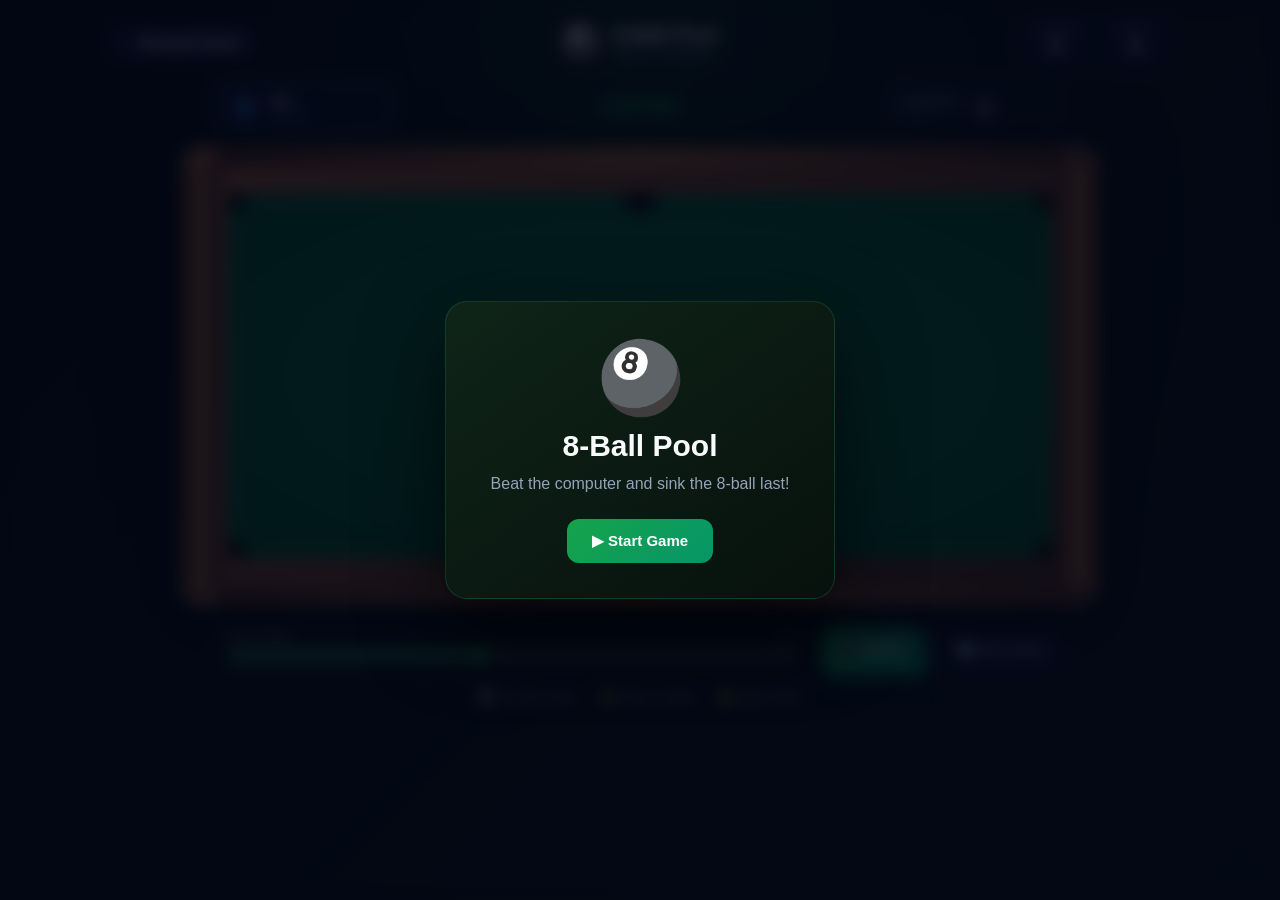
<file: apps/8_ball_pool/index.html>
<!DOCTYPE html>
<html lang="en">

<head>

    <meta charset="UTF-8">

    <meta
        name="viewport"
        content="width=device-width, initial-scale=1.0"
    >

    <meta
        name="theme-color"
        content="#07110d"
    >

    <title>
        8-Ball Pool - Mosayad Games
    </title>

    <link
        rel="icon"
        href="../../images/logo.png"
    >

    <link
        rel="stylesheet"
        href="style.css"
    >

</head>


<body>


    <main class="game-container">


        <!-- HEADER -->

        <header class="game-header">

            <a
                href="../../index.html"
                class="back-button"
            >
                ← Mosayad Games
            </a>


            <div class="game-title">

                <span class="title-ball">
                    🎱
                </span>

                <div>
                    <h1>
                        8-Ball Pool
                    </h1>

                    <span>
                        Player vs Computer
                    </span>
                </div>

            </div>


            <div class="score-area">

                <div class="score-box">

                    <span>
                        SCORE
                    </span>

                    <strong id="score">
                        0
                    </strong>

                </div>


                <div class="score-box">

                    <span>
                        BEST
                    </span>

                    <strong id="best-score">
                        0
                    </strong>

                </div>

            </div>

        </header>



        <!-- PLAYER INFO -->

        <section class="players-bar">


            <div
                id="player-card"
                class="player-card active"
            >

                <div class="player-avatar">
                    👤
                </div>

                <div>

                    <strong>
                        You
                    </strong>

                    <span id="player-type">
                        Your turn
                    </span>

                </div>

            </div>



            <div class="turn-indicator">

                <span id="turn-text">
                    YOUR TURN
                </span>

            </div>



            <div
                id="computer-card"
                class="player-card"
            >

                <div>

                    <strong>
                        Computer
                    </strong>

                    <span id="computer-type">
                        Waiting
                    </span>

                </div>

                <div class="player-avatar">
                    🤖
                </div>

            </div>

        </section>



        <!-- TABLE -->

        <section class="table-wrapper">


            <div class="table-shadow"></div>


            <div class="pool-table">


                <div class="table-rail rail-top"></div>
                <div class="table-rail rail-bottom"></div>
                <div class="table-rail rail-left"></div>
                <div class="table-rail rail-right"></div>


                <canvas
                    id="poolCanvas"
                ></canvas>


            </div>


        </section>



        <!-- CONTROLS -->

        <section class="controls-panel">


            <div class="power-container">

                <div class="power-header">

                    <span>
                        SHOT POWER
                    </span>

                    <strong id="power-value">
                        50%
                    </strong>

                </div>


                <input
                    id="power-slider"
                    type="range"
                    min="10"
                    max="100"
                    value="50"
                >

            </div>


            <button
                id="shoot-button"
                class="shoot-button"
                type="button"
            >

                🎱 SHOOT

            </button>


            <button
                id="new-game-button"
                class="new-game-button"
                type="button"
            >

                🔄 New Game

            </button>

        </section>



        <!-- HELP -->

        <section class="help-panel">

            <div>
                🖱️
                <span>
                    Aim with mouse
                </span>
            </div>

            <div>
                👆
                <span>
                    Drag on mobile
                </span>
            </div>

            <div>
                💪
                <span>
                    Adjust power
                </span>
            </div>

        </section>



        <!-- START SCREEN -->

        <div
            id="start-screen"
            class="overlay"
        >

            <div class="overlay-card">

                <div class="big-ball">
                    🎱
                </div>

                <h2>
                    8-Ball Pool
                </h2>

                <p>
                    Beat the computer and
                    sink the 8-ball last!
                </p>

                <button
                    id="start-button"
                    class="primary-button"
                    type="button"
                >
                    ▶ Start Game
                </button>

            </div>

        </div>



        <!-- GAME OVER -->

        <div
            id="game-over-screen"
            class="overlay hidden"
        >

            <div class="overlay-card">

                <div
                    id="result-icon"
                    class="big-ball"
                >
                    🏆
                </div>

                <h2 id="result-title">
                    You Win!
                </h2>

                <p id="result-message">
                    Great game!
                </p>

                <div class="final-score">

                    <span>
                        SCORE
                    </span>

                    <strong id="final-score">
                        0
                    </strong>

                </div>

                <button
                    id="play-again-button"
                    class="primary-button"
                    type="button"
                >
                    🔄 Play Again
                </button>

            </div>

        </div>


    </main>


    <script src="game.js"></script>

</body>

</html>
</file>
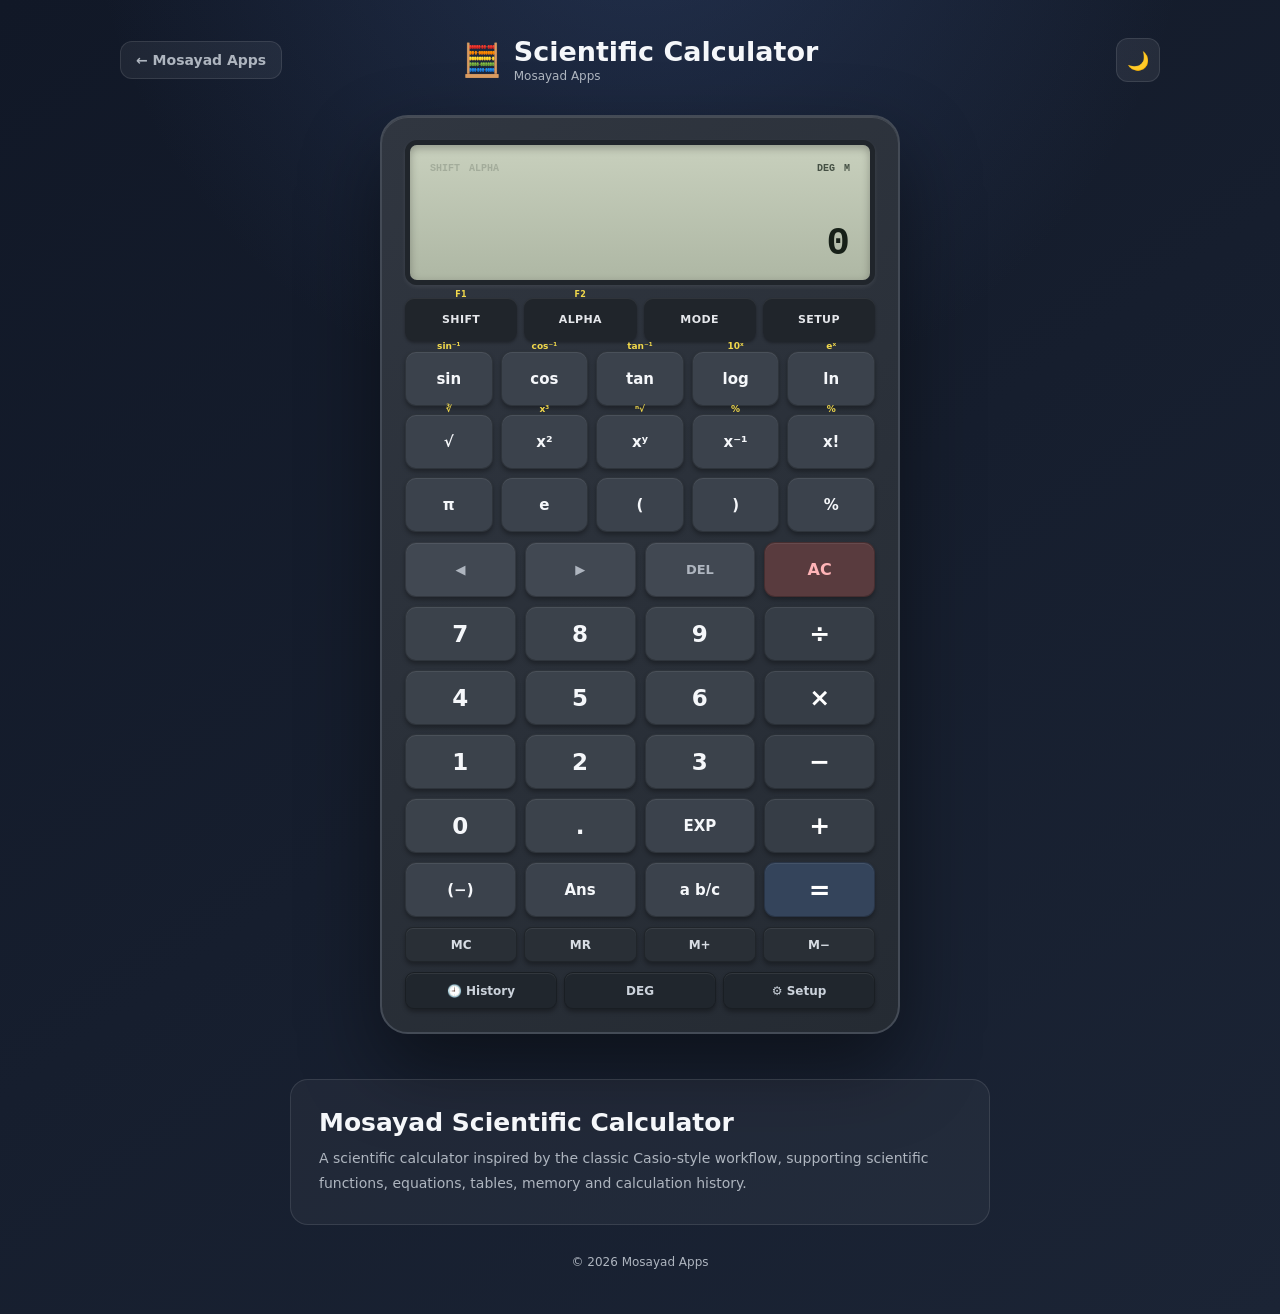
<file: apps/calculator/index.html>
<!DOCTYPE html>
<html lang="en">

<head>

    <meta charset="UTF-8">

    <meta
        name="viewport"
        content="width=device-width, initial-scale=1.0, maximum-scale=1.0, user-scalable=no"
    >

    <meta
        name="theme-color"
        content="#111827"
    >

    <meta
        name="description"
        content="Mosayad Scientific Calculator - A powerful scientific calculator with equations, tables, statistics and advanced functions."
    >

    <title>Mosayad Scientific Calculator</title>

    <link
        rel="icon"
        href="../../images/logo.png"
    >

    <link
        rel="stylesheet"
        href="style.css"
    >

</head>

<body>

<main class="calculator-app">

    <!-- ================= HEADER ================= -->

    <header class="calculator-header">

        <a
            href="../../index.html"
            class="back-button"
        >
            ← Mosayad Apps
        </a>

        <div class="calculator-title">

            <span class="title-icon">🧮</span>

            <div>
                <h1>Scientific Calculator</h1>
                <p>Mosayad Apps</p>
            </div>

        </div>

        <button
            id="theme-btn"
            class="theme-button"
            type="button"
            aria-label="Toggle theme"
        >
            🌙
        </button>

    </header>


    <!-- ================= CALCULATOR ================= -->

    <section class="calculator">

        <!-- DISPLAY -->

        <div class="display-container">

            <div class="display-status">

                <div class="status-left">

                    <span
                        id="shift-indicator"
                        class="indicator"
                    >
                        SHIFT
                    </span>

                    <span
                        id="alpha-indicator"
                        class="indicator"
                    >
                        ALPHA
                    </span>

                </div>

                <div class="status-right">

                    <span id="angle-mode">
                        DEG
                    </span>

                    <span id="memory-indicator">
                        M
                    </span>

                </div>

            </div>


            <div
                id="expression-display"
                class="expression-display"
            ></div>


            <div
                id="result-display"
                class="result-display"
            >
                0
            </div>

        </div>


        <!-- ================= MODE BUTTONS ================= -->

        <div class="mode-bar">

            <button
                class="mode-button"
                data-action="shift"
                type="button"
            >
                <span class="secondary-label">F1</span>
                SHIFT
            </button>

            <button
                class="mode-button"
                data-action="alpha"
                type="button"
            >
                <span class="secondary-label">F2</span>
                ALPHA
            </button>

            <button
                class="mode-button"
                data-action="mode"
                type="button"
            >
                MODE
            </button>

            <button
                class="mode-button"
                data-action="setup"
                type="button"
            >
                SETUP
            </button>

        </div>


        <!-- ================= MODE MENU ================= -->

        <div
            id="mode-menu"
            class="calculator-menu hidden"
        >

            <div class="menu-header">

                <div>
                    <small>SELECT MODE</small>
                    <strong>MODE</strong>
                </div>

                <button
                    class="menu-close"
                    data-close-menu="mode-menu"
                    type="button"
                >
                    ×
                </button>

            </div>


            <button
                class="menu-option"
                data-mode="calculate"
                type="button"
            >
                <strong>1</strong>
                <span>Calculate</span>
            </button>


            <button
                class="menu-option"
                data-mode="complex"
                type="button"
            >
                <strong>2</strong>
                <span>Complex</span>
            </button>


            <button
                class="menu-option"
                data-mode="equation"
                type="button"
            >
                <strong>3</strong>
                <span>Equation</span>
            </button>


            <button
                class="menu-option"
                data-mode="table"
                type="button"
            >
                <strong>4</strong>
                <span>Table</span>
            </button>


            <button
                class="menu-option"
                data-mode="statistics"
                type="button"
            >
                <strong>5</strong>
                <span>Statistics</span>
            </button>

        </div>


        <!-- ================= SCIENTIFIC FUNCTIONS ================= -->

        <section class="function-grid">

            <!-- TRIG -->

            <button
                class="calc-button function-button"
                data-action="sin"
                type="button"
            >
                <span class="shift-label">sin⁻¹</span>
                sin
            </button>


            <button
                class="calc-button function-button"
                data-action="cos"
                type="button"
            >
                <span class="shift-label">cos⁻¹</span>
                cos
            </button>


            <button
                class="calc-button function-button"
                data-action="tan"
                type="button"
            >
                <span class="shift-label">tan⁻¹</span>
                tan
            </button>


            <button
                class="calc-button function-button"
                data-action="log"
                type="button"
            >
                <span class="shift-label">10ˣ</span>
                log
            </button>


            <button
                class="calc-button function-button"
                data-action="ln"
                type="button"
            >
                <span class="shift-label">eˣ</span>
                ln
            </button>


            <!-- ROOT / POWER -->

            <button
                class="calc-button function-button"
                data-action="sqrt"
                type="button"
            >
                <span class="shift-label">∛</span>
                √
            </button>


            <button
                class="calc-button function-button"
                data-action="square"
                type="button"
            >
                <span class="shift-label">x³</span>
                x²
            </button>


            <button
                class="calc-button function-button"
                data-action="power"
                type="button"
            >
                <span class="shift-label">ⁿ√</span>
                xʸ
            </button>


            <button
                class="calc-button function-button"
                data-action="inverse-power"
                type="button"
            >
                <span class="shift-label">%</span>
                x⁻¹
            </button>


            <button
                class="calc-button function-button"
                data-action="factorial"
                type="button"
            >
                <span class="shift-label">%</span>
                x!
            </button>


            <!-- CONSTANTS -->

            <button
                class="calc-button function-button"
                data-action="pi"
                type="button"
            >
                π
            </button>


            <button
                class="calc-button function-button"
                data-action="e"
                type="button"
            >
                e
            </button>


            <button
                class="calc-button function-button"
                data-action="open-parenthesis"
                type="button"
            >
                (
            </button>


            <button
                class="calc-button function-button"
                data-action="close-parenthesis"
                type="button"
            >
                )
            </button>


            <button
                class="calc-button function-button"
                data-action="percent"
                type="button"
            >
                %
            </button>

        </section>


        <!-- ================= MAIN KEYPAD ================= -->

        <section class="keypad">

            <!-- NAVIGATION -->

            <button
                class="calc-button utility-button"
                data-action="replay-left"
                type="button"
            >
                ◀
            </button>


            <button
                class="calc-button utility-button"
                data-action="replay-right"
                type="button"
            >
                ▶
            </button>


            <button
                class="calc-button utility-button"
                data-action="delete"
                type="button"
            >
                DEL
            </button>


            <button
                class="calc-button clear-button"
                data-action="clear"
                type="button"
            >
                AC
            </button>


            <!-- 7 8 9 ÷ -->

            <button
                class="calc-button number-button"
                data-value="7"
                type="button"
            >
                7
            </button>


            <button
                class="calc-button number-button"
                data-value="8"
                type="button"
            >
                8
            </button>


            <button
                class="calc-button number-button"
                data-value="9"
                type="button"
            >
                9
            </button>


            <button
                class="calc-button operator-button"
                data-value="÷"
                type="button"
            >
                ÷
            </button>


            <!-- 4 5 6 × -->

            <button
                class="calc-button number-button"
                data-value="4"
                type="button"
            >
                4
            </button>


            <button
                class="calc-button number-button"
                data-value="5"
                type="button"
            >
                5
            </button>


            <button
                class="calc-button number-button"
                data-value="6"
                type="button"
            >
                6
            </button>


            <button
                class="calc-button operator-button"
                data-value="×"
                type="button"
            >
                ×
            </button>


            <!-- 1 2 3 − -->

            <button
                class="calc-button number-button"
                data-value="1"
                type="button"
            >
                1
            </button>


            <button
                class="calc-button number-button"
                data-value="2"
                type="button"
            >
                2
            </button>


            <button
                class="calc-button number-button"
                data-value="3"
                type="button"
            >
                3
            </button>


            <button
                class="calc-button operator-button"
                data-value="−"
                type="button"
            >
                −
            </button>


            <!-- 0 . EXP + -->

            <button
                class="calc-button number-button zero-button"
                data-value="0"
                type="button"
            >
                0
            </button>


            <button
                class="calc-button number-button"
                data-value="."
                type="button"
            >
                .
            </button>


            <button
                class="calc-button function-button"
                data-action="exp"
                type="button"
            >
                EXP
            </button>


            <button
                class="calc-button operator-button"
                data-value="+"
                type="button"
            >
                +
            </button>


            <!-- FINAL -->

            <button
                class="calc-button function-button"
                data-action="negative"
                type="button"
            >
                (−)
            </button>


            <button
                class="calc-button function-button"
                data-action="ans"
                type="button"
            >
                Ans
            </button>


            <button
                class="calc-button function-button"
                data-action="fraction"
                type="button"
            >
                a b/c
            </button>


            <button
                class="calc-button equals-button"
                data-action="equals"
                type="button"
            >
                =
            </button>

        </section>


        <!-- ================= MEMORY ================= -->

        <section class="memory-row">

            <button
                class="small-button"
                data-action="memory-clear"
                type="button"
            >
                MC
            </button>


            <button
                class="small-button"
                data-action="memory-recall"
                type="button"
            >
                MR
            </button>


            <button
                class="small-button"
                data-action="memory-plus"
                type="button"
            >
                M+
            </button>


            <button
                class="small-button"
                data-action="memory-minus"
                type="button"
            >
                M−
            </button>

        </section>


        <!-- ================= EXTRA ================= -->

        <section class="extra-actions">

            <button
                class="extra-button"
                data-action="history"
                type="button"
            >
                🕘 History
            </button>


            <button
                class="extra-button"
                data-action="angle"
                type="button"
            >
                DEG
            </button>


            <button
                class="extra-button"
                data-action="setup"
                type="button"
            >
                ⚙ Setup
            </button>

        </section>

    </section>


    <!-- ================= EQUATION ================= -->

    <section
        id="equation-panel"
        class="feature-panel hidden"
    >

        <div class="panel-header">

            <div>
                <span>MODE 3</span>
                <h2>Equation Solver</h2>
            </div>

            <button
                class="panel-close"
                data-close-panel="equation-panel"
                type="button"
            >
                ×
            </button>

        </div>


        <div class="equation-type">

            <button
                class="equation-type-button active"
                data-equation-type="linear"
                type="button"
            >
                Linear
            </button>


            <button
                class="equation-type-button"
                data-equation-type="quadratic"
                type="button"
            >
                Quadratic
            </button>

        </div>


        <div
            id="equation-inputs"
            class="equation-inputs"
        ></div>


        <button
            id="solve-equation"
            class="solve-button"
            type="button"
        >
            Solve
        </button>


        <div
            id="equation-result"
            class="feature-result"
        ></div>

    </section>


    <!-- ================= TABLE ================= -->

    <section
        id="table-panel"
        class="feature-panel hidden"
    >

        <div class="panel-header">

            <div>
                <span>MODE 4</span>
                <h2>Function Table</h2>
            </div>

            <button
                class="panel-close"
                data-close-panel="table-panel"
                type="button"
            >
                ×
            </button>

        </div>


        <label class="input-label">

            f(x)

            <input
                id="table-function"
                type="text"
                placeholder="x² + 2x + 1"
                autocomplete="off"
            >

        </label>


        <div class="table-settings">

            <label class="input-label">
                Start

                <input
                    id="table-start"
                    type="number"
                    value="-5"
                >
            </label>


            <label class="input-label">
                End

                <input
                    id="table-end"
                    type="number"
                    value="5"
                >
            </label>


            <label class="input-label">
                Step

                <input
                    id="table-step"
                    type="number"
                    value="1"
                >
            </label>

        </div>


        <button
            id="generate-table"
            class="solve-button"
            type="button"
        >
            Generate Table
        </button>


        <div
            id="table-result"
            class="table-result"
        ></div>

    </section>


    <!-- ================= HISTORY ================= -->

    <section
        id="history-panel"
        class="feature-panel hidden"
    >

        <div class="panel-header">

            <div>
                <span>HISTORY</span>
                <h2>Calculations</h2>
            </div>

            <button
                class="panel-close"
                data-close-panel="history-panel"
                type="button"
            >
                ×
            </button>

        </div>


        <div
            id="history-list"
            class="history-list"
        >

            <p class="empty-history">
                No calculations yet.
            </p>

        </div>


        <button
            id="clear-history"
            class="danger-button"
            type="button"
        >
            Clear History
        </button>

    </section>


    <!-- ================= ABOUT ================= -->

    <section class="calculator-about">

        <h2>
            Mosayad Scientific Calculator
        </h2>

        <p>
            A scientific calculator inspired by the
            classic Casio-style workflow, supporting
            scientific functions, equations, tables,
            memory and calculation history.
        </p>

    </section>


    <!-- ================= FOOTER ================= -->

    <footer>

        <p>
            © 2026 Mosayad Apps
        </p>

    </footer>

</main>


<script src="calculator.js"></script>

</body>
</html>
</file>
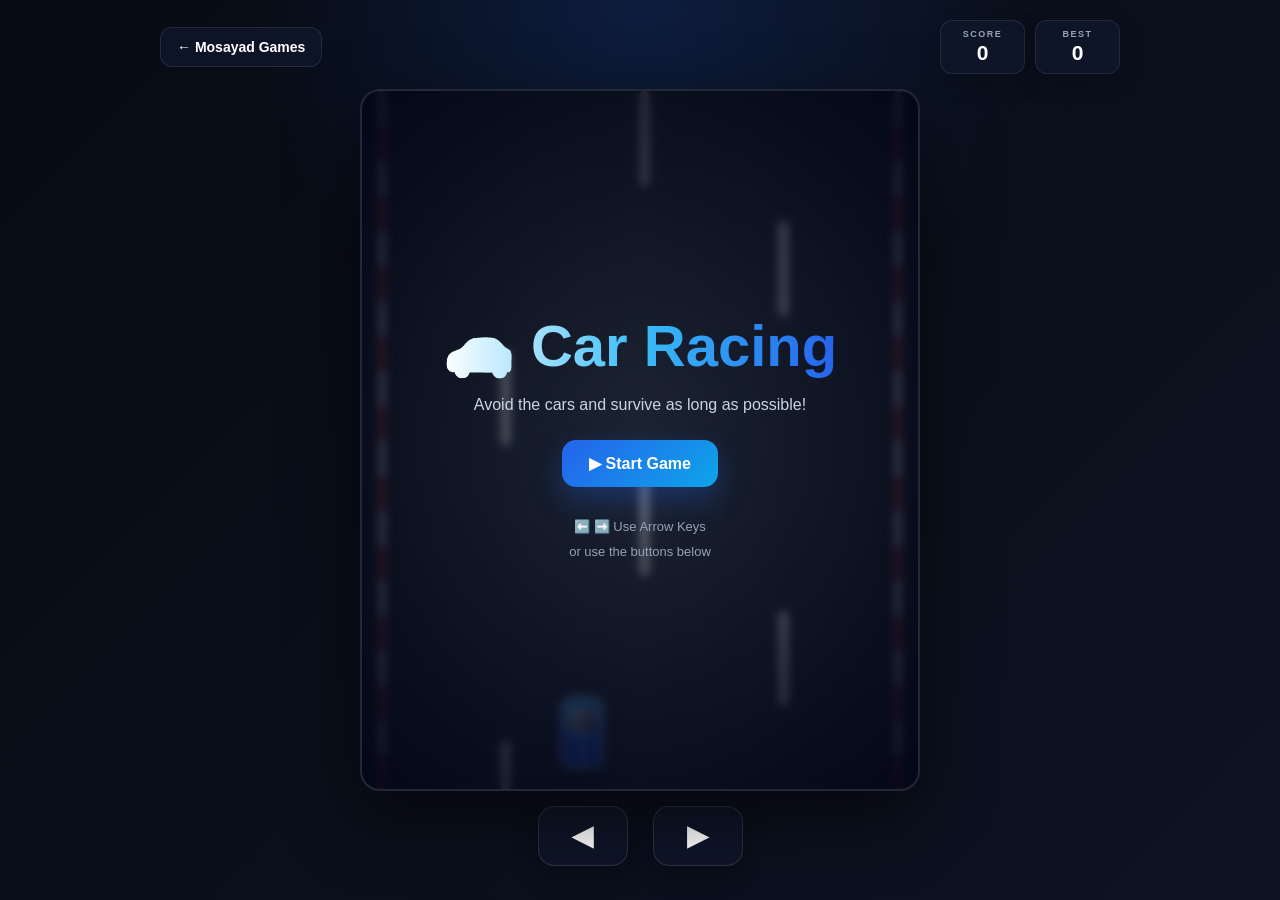
<file: apps/car/index.html>
<!DOCTYPE html>
<html lang="en">

<head>

    <meta charset="UTF-8">

    <meta
        name="viewport"
        content="width=device-width, initial-scale=1.0"
    >

    <meta
        name="theme-color"
        content="#111827"
    >

    <title>
        Car Racing - Mosayad Games
    </title>

    <link
        rel="icon"
        href="../../images/logo.png"
    >

    <link
        rel="stylesheet"
        href="style.css"
    >

</head>


<body>


    <!-- =====================================
         GAME
    ====================================== -->

    <main class="game-container">


        <!-- =====================================
             HEADER
        ====================================== -->

        <header class="game-header">

            <a
                href="../../index.html"
                class="back-button"
            >
                ← Mosayad Games
            </a>


            <div class="game-info">

                <div class="score-box">

                    <span>
                        SCORE
                    </span>

                    <strong id="score">
                        0
                    </strong>

                </div>


                <div class="score-box">

                    <span>
                        BEST
                    </span>

                    <strong id="best-score">
                        0
                    </strong>

                </div>

            </div>

        </header>



        <!-- =====================================
             GAME AREA
        ====================================== -->

        <section
            id="game-area"
            class="game-area"
        >


            <!-- ROAD -->

            <div
                id="road"
                class="road"
            >

                <!-- Road lines will be created by JS -->

            </div>



            <!-- PLAYER CAR -->

            <div
                id="player"
                class="car player-car"
            >
                🚗
            </div>



            <!-- START SCREEN -->

            <div
                id="start-screen"
                class="game-screen"
            >

                <h1>
                    🚗 Car Racing
                </h1>

                <p>
                    Avoid the cars and survive as long as possible!
                </p>


                <button
                    id="start-button"
                    class="game-button"
                    type="button"
                >
                    ▶ Start Game
                </button>


                <div class="controls-info">

                    <p>
                        ⬅️ ➡️ Use Arrow Keys
                    </p>

                    <p>
                        or use the buttons below
                    </p>

                </div>

            </div>



            <!-- GAME OVER SCREEN -->

            <div
                id="game-over-screen"
                class="game-screen hidden"
            >

                <h1>
                    💥 Game Over
                </h1>


                <p>
                    Your Score
                </p>


                <strong
                    id="final-score"
                    class="final-score"
                >
                    0
                </strong>


                <button
                    id="restart-button"
                    class="game-button"
                    type="button"
                >
                    🔄 Play Again
                </button>

            </div>


        </section>



        <!-- =====================================
             MOBILE CONTROLS
        ====================================== -->

        <section class="mobile-controls">

            <button
                id="left-button"
                class="control-button"
                type="button"
                aria-label="Move Left"
            >
                ◀
            </button>


            <button
                id="right-button"
                class="control-button"
                type="button"
                aria-label="Move Right"
            >
                ▶
            </button>

        </section>


    </main>



    <!-- =====================================
         JAVASCRIPT
    ====================================== -->

    <script src="game.js"></script>


</body>

</html>
</file>
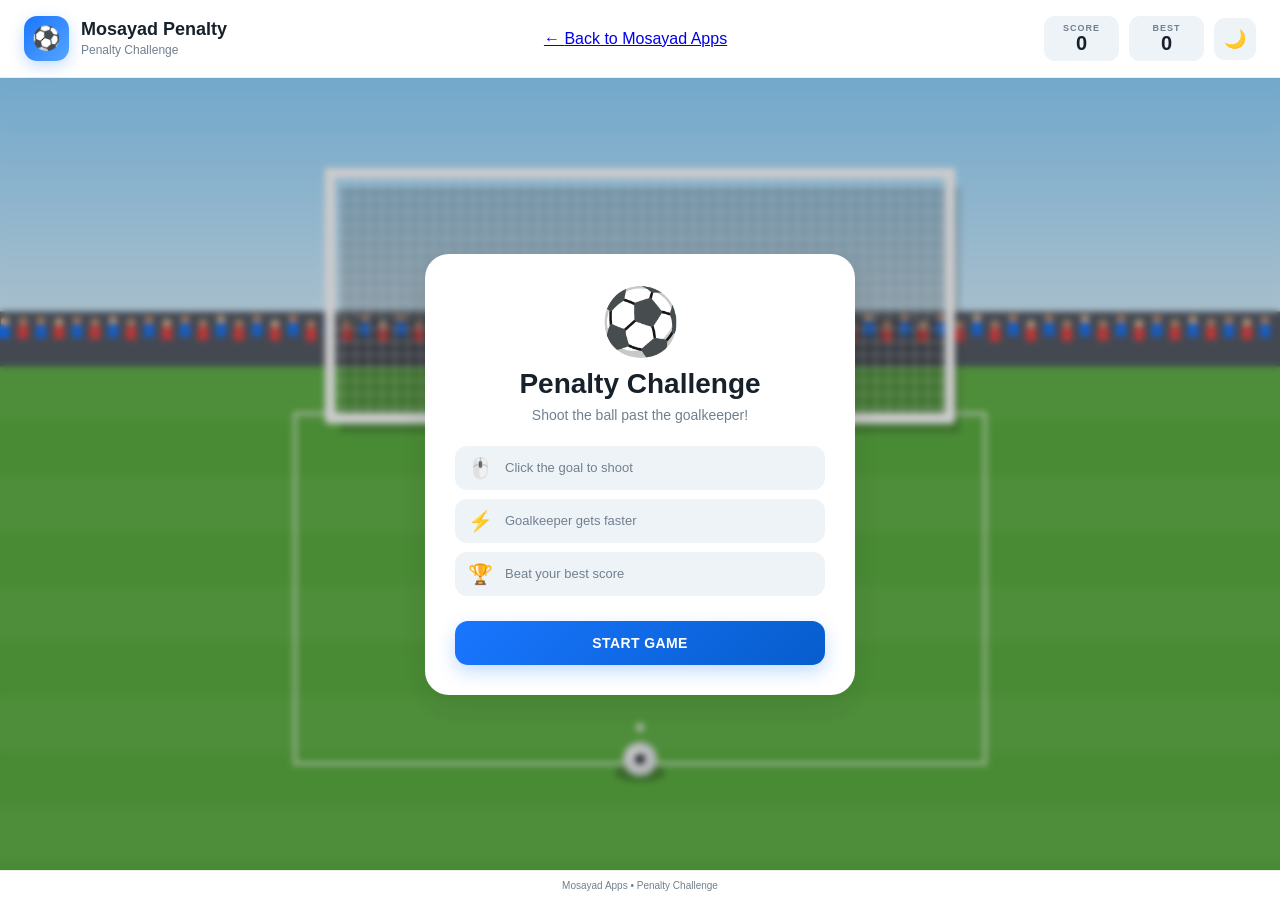
<file: apps/football/index.html>
<!DOCTYPE html>
<html lang="en">
<head>
    <meta charset="UTF-8">
    <meta name="viewport"
          content="width=device-width, initial-scale=1.0,
                   maximum-scale=1.0, user-scalable=no">

    <title>Mosayad Penalty</title>
    
    <link rel="stylesheet" href="style.css">

</head>

<body>

    <div class="game-wrapper">

        <!-- Top Bar -->
        <header class="top-bar">
            
            <div class="brand">
                <div class="brand-icon">⚽</div>
                <div>
                    <h1>Mosayad Penalty</h1>
                    <span>Penalty Challenge</span>
                </div>
            </div>

            <a href="../../index.html" class="back-to-site">
                ← <span>Back to Mosayad Apps</span>
            </a>

            <div class="top-controls">

                <div class="score-box">
                    <span>SCORE</span>
                    <strong id="score">0</strong>
                </div>

                <div class="score-box best-box">
                    <span>BEST</span>
                    <strong id="best">0</strong>
                </div>

                <button id="themeBtn"
                        class="icon-btn"
                        aria-label="Change theme">
                    🌙
                </button>

            </div>

        </header>


        <!-- Game -->
        <main class="game-area">

            <canvas id="gameCanvas"></canvas>

            <!-- Start Screen -->
            <section id="startScreen" class="overlay">

                <div class="menu-card">

                    <div class="big-ball">⚽</div>

                    <h2>Penalty Challenge</h2>

                    <p>
                        Shoot the ball past the goalkeeper!
                    </p>

                    <div class="instructions">

                        <div>
                            <span>🖱️</span>
                            <p>Click the goal to shoot</p>
                        </div>

                        <div>
                            <span>⚡</span>
                            <p>Goalkeeper gets faster</p>
                        </div>

                        <div>
                            <span>🏆</span>
                            <p>Beat your best score</p>
                        </div>

                    </div>

                    <button id="startBtn" class="main-btn">
                        START GAME
                    </button>

                </div>

            </section>


            <!-- Game Over -->
            <section id="gameOverScreen"
                     class="overlay hidden">

                <div class="menu-card">

                    <div class="game-over-icon">🧤</div>

                    <h2>Saved!</h2>

                    <p class="result-text">
                        The goalkeeper stopped your shot.
                    </p>

                    <div class="final-score">

                        <div>
                            <span>SCORE</span>
                            <strong id="finalScore">0</strong>
                        </div>

                        <div>
                            <span>BEST</span>
                            <strong id="finalBest">0</strong>
                        </div>

                    </div>

                    <div id="newBest"
                         class="new-best hidden">
                        🏆 NEW BEST!
                    </div>

                    <button id="restartBtn"
                            class="main-btn">
                        PLAY AGAIN
                    </button>

                </div>

            </section>


            <!-- Game HUD -->
            <div id="gameHint" class="game-hint hidden">
                CLICK ANYWHERE IN THE GOAL TO SHOOT
            </div>

            <div id="levelDisplay"
                 class="level-display hidden">
                LEVEL 1
            </div>

            <div id="message"
                 class="game-message">
            </div>

        </main>

        <footer>
            Mosayad Apps • Penalty Challenge
        </footer>

    </div>

    <script src="game.js"></script>

</body>
</html>
</file>
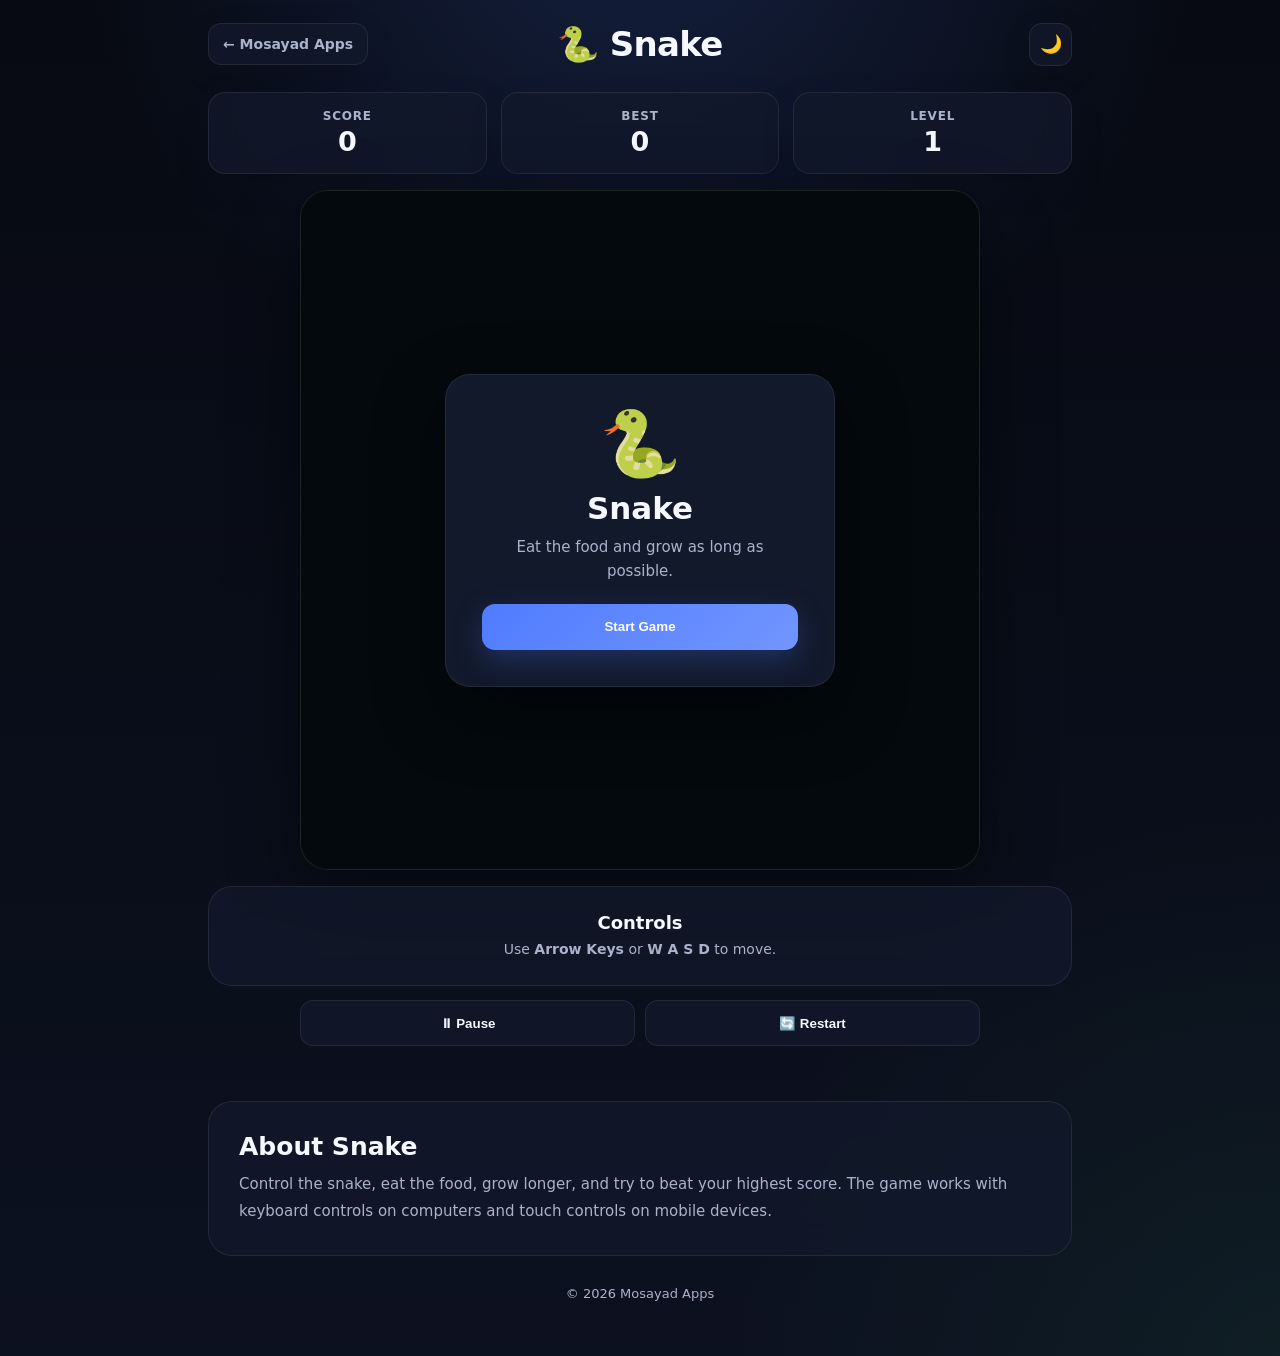
<file: apps/snake/index.html>
<!DOCTYPE html>
<html lang="en">

<head>

    <meta charset="UTF-8">

    <meta
        name="viewport"
        content="width=device-width, initial-scale=1.0, maximum-scale=1.0, user-scalable=no"
    >

    <title>Snake | Mosayad Apps</title>

    <link
        rel="icon"
        href="../../images/logo.png"
    >

    <link
        rel="stylesheet"
        href="style.css"
    >

</head>

<body>

    <main class="game-page">

        <!-- HEADER -->

        <header class="game-header">

            <a
                href="../../index.html"
                class="back-button"
            >
                ← Mosayad Apps
            </a>

            <h1>🐍 Snake</h1>

            <button
                id="theme-btn"
                class="icon-button"
                aria-label="Toggle theme"
            >
                🌙
            </button>

        </header>


        <!-- GAME INFO -->

        <section class="game-info">

            <div class="stat">

                <span class="stat-label">
                    Score
                </span>

                <strong id="score">
                    0
                </strong>

            </div>


            <div class="stat">

                <span class="stat-label">
                    Best
                </span>

                <strong id="best-score">
                    0
                </strong>

            </div>


            <div class="stat">

                <span class="stat-label">
                    Level
                </span>

                <strong id="level">
                    1
                </strong>

            </div>

        </section>


        <!-- GAME -->

        <section class="game-container">

            <div
                id="game-wrapper"
                class="game-wrapper"
            >

                <canvas
                    id="game-canvas"
                    width="600"
                    height="600"
                ></canvas>


                <!-- START / GAME OVER -->

                <div
                    id="game-overlay"
                    class="game-overlay"
                >

                    <div class="overlay-card">

                        <div
                            id="overlay-icon"
                            class="overlay-icon"
                        >
                            🐍
                        </div>

                        <h2 id="overlay-title">
                            Snake
                        </h2>

                        <p id="overlay-message">
                            Eat the food and grow as long as possible.
                        </p>

                        <button
                            id="start-button"
                            class="primary-button"
                        >
                            Start Game
                        </button>

                    </div>

                </div>

            </div>

        </section>


        <!-- CONTROLS -->

        <section class="controls">

            <div class="controls-title">
                Controls
            </div>

            <p class="keyboard-help">
                Use <strong>Arrow Keys</strong> or
                <strong>W A S D</strong> to move.
            </p>


            <div class="mobile-controls">

                <button
                    class="control-button up"
                    data-direction="up"
                    aria-label="Move up"
                >
                    ▲
                </button>


                <div class="middle-controls">

                    <button
                        class="control-button"
                        data-direction="left"
                        aria-label="Move left"
                    >
                        ◀
                    </button>

                    <button
                        class="control-button"
                        data-direction="down"
                        aria-label="Move down"
                    >
                        ▼
                    </button>

                    <button
                        class="control-button"
                        data-direction="right"
                        aria-label="Move right"
                    >
                        ▶
                    </button>

                </div>

            </div>

        </section>


        <!-- ACTIONS -->

        <section class="actions">

            <button
                id="pause-button"
                class="secondary-button"
            >
                ⏸ Pause
            </button>

            <button
                id="restart-button"
                class="secondary-button"
            >
                🔄 Restart
            </button>

        </section>


        <!-- ABOUT GAME -->

        <section class="game-description">

            <h2>
                About Snake
            </h2>

            <p>

                Control the snake, eat the food, grow longer,
                and try to beat your highest score.

                The game works with keyboard controls on
                computers and touch controls on mobile devices.

            </p>

        </section>


        <!-- FOOTER -->

        <footer>

            <p>
                © 2026 Mosayad Apps
            </p>

        </footer>

    </main>


    <script src="game.js"></script>

</body>

</html>
</file>
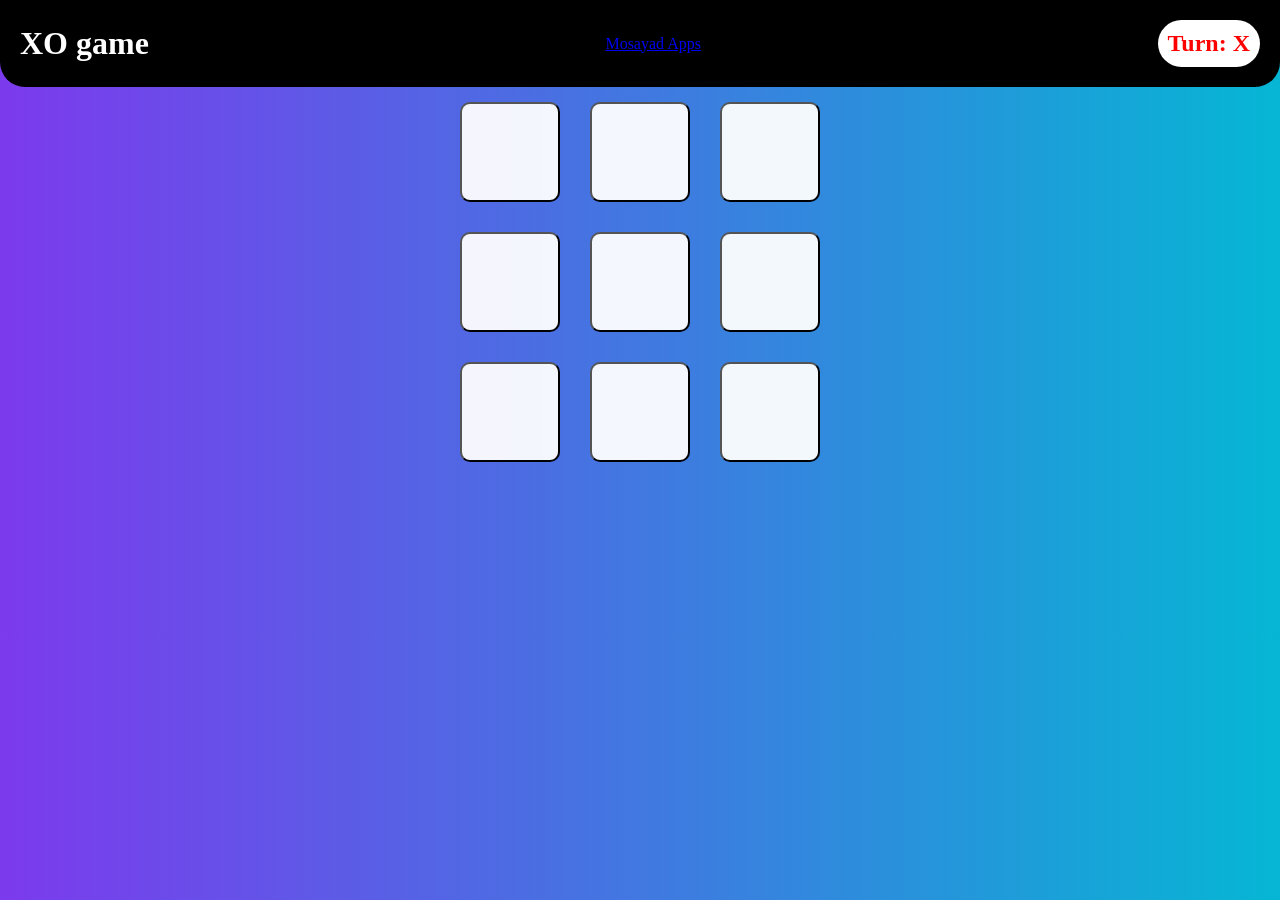
<file: apps/xo/index.html>
<!DOCTYPE html>
<head>
    <title>XO game | Mosayad Apps</title>
    <link
        rel="icon"
        href="../../images/logo.png"
    >
    <link rel="stylesheet" href="style.css" />
</head>
<body>
    <div class="header">
        <h1>XO game</h1>
        <a href="../../index.html" class="restart-button">Mosayad Apps</a>
        <h2 class="turn">Turn: X</h2>
    </div>
    <div class="column">
        <button id="b1" class="btn">
        </button>
        <button id="b2" class="btn">
        </button>
        <button id="b3" class="btn">
        </button>
    </div>
    <div class="column">
        <button id="b4" class="btn">
        </button>
        <button id="b5" class="btn">
        </button>
        <button id="b6" class="btn">
        </button>
    </div>
    <div class="column">
        <button id="b7" class="btn">
        </button>
        <button id="b8" class="btn">
        </button>
        <button id="b9" class="btn">
        </button>
    </div>
    <div id="winner" class="winner">
        <h1></h1>
    </div>
    <script src="script.js">
    </script>
</body>
</file>
<file: apps/8_ball_pool/style.css>
:root {

    --bg:
        #050b08;

    --bg2:
        #0b1711;

    --panel:
        rgba(10, 24, 17, 0.92);

    --green:
        #16a34a;

    --green-light:
        #22c55e;

    --green-dark:
        #064e3b;

    --gold:
        #facc15;

    --text:
        #f8fafc;

    --muted:
        #94a3b8;

    --wood:
        #5b351b;

    --wood-light:
        #8b572a;

    --felt:
        #08733c;

    --felt-dark:
        #03582d;
}


* {
    box-sizing: border-box;

    margin: 0;

    padding: 0;
}


html,
body {
    min-height: 100%;

    width: 100%;
}


body {

    font-family:
        Inter,
        Arial,
        Helvetica,
        sans-serif;

    color:
        var(--text);

    background:
        radial-gradient(
            circle at 50% 0%,
            rgba(22, 163, 74, 0.15),
            transparent 35%
        ),
        linear-gradient(
            135deg,
            var(--bg),
            var(--bg2)
        );

    overflow-x: hidden;

    user-select: none;

    -webkit-tap-highlight-color:
        transparent;
}


/* =====================================================
   CONTAINER
   ===================================================== */

.game-container {

    width:
        min(100%, 1100px);

    margin:
        auto;

    padding:
        18px;

    min-height:
        100vh;
}


/* =====================================================
   HEADER
   ===================================================== */

.game-header {

    display:
        flex;

    align-items:
        center;

    justify-content:
        space-between;

    gap:
        15px;

    margin-bottom:
        15px;
}


.back-button {

    display:
        inline-flex;

    align-items:
        center;

    padding:
        10px 14px;

    color:
        white;

    text-decoration:
        none;

    font-size:
        13px;

    font-weight:
        800;

    background:
        rgba(15, 23, 42, 0.8);

    border:
        1px solid
        rgba(255,255,255,0.1);

    border-radius:
        12px;

    transition:
        0.2s;
}


.back-button:hover {

    background:
        rgba(22,163,74,0.25);

    transform:
        translateY(-2px);
}


/* =====================================================
   TITLE
   ===================================================== */

.game-title {

    display:
        flex;

    align-items:
        center;

    gap:
        10px;
}


.title-ball {

    font-size:
        35px;
}


.game-title h1 {

    font-size:
        20px;
}


.game-title span:not(.title-ball) {

    display:
        block;

    margin-top:
        2px;

    font-size:
        11px;

    color:
        var(--muted);
}


/* =====================================================
   SCORE
   ===================================================== */

.score-area {

    display:
        flex;

    gap:
        8px;
}


.score-box {

    min-width:
        72px;

    padding:
        7px 10px;

    text-align:
        center;

    border-radius:
        11px;

    background:
        rgba(15,23,42,0.85);

    border:
        1px solid
        rgba(255,255,255,0.08);
}


.score-box span {

    display:
        block;

    font-size:
        8px;

    letter-spacing:
        1px;

    color:
        var(--muted);

    font-weight:
        800;
}


.score-box strong {

    display:
        block;

    margin-top:
        2px;

    font-size:
        18px;
}


/* =====================================================
   PLAYERS
   ===================================================== */

.players-bar {

    width:
        min(100%, 850px);

    margin:
        0 auto 14px;

    display:
        flex;

    align-items:
        center;

    justify-content:
        space-between;

    gap:
        10px;
}


.player-card {

    min-width:
        180px;

    padding:
        9px 13px;

    display:
        flex;

    align-items:
        center;

    gap:
        9px;

    border-radius:
        13px;

    background:
        rgba(15,23,42,0.7);

    border:
        1px solid
        rgba(255,255,255,0.08);

    opacity:
        0.55;

    transition:
        0.25s;
}


.player-card.active {

    opacity:
        1;

    border-color:
        rgba(34,197,94,0.5);

    box-shadow:
        0 0 20px
        rgba(34,197,94,0.1);
}


.player-card strong {

    display:
        block;

    font-size:
        13px;
}


.player-card span {

    display:
        block;

    margin-top:
        2px;

    font-size:
        9px;

    color:
        var(--muted);
}


.player-avatar {

    width:
        31px;

    height:
        31px;

    display:
        flex;

    align-items:
        center;

    justify-content:
        center;

    border-radius:
        50%;

    background:
        rgba(255,255,255,0.07);
}


.turn-indicator {

    padding:
        7px 13px;

    border-radius:
        30px;

    background:
        rgba(22,163,74,0.15);

    color:
        var(--green-light);

    font-size:
        10px;

    font-weight:
        900;

    letter-spacing:
        1px;
}


/* =====================================================
   TABLE
   ===================================================== */

.table-wrapper {

    width:
        100%;

    display:
        flex;

    justify-content:
        center;

    position:
        relative;
}


.pool-table {

    position:
        relative;

    width:
        min(92vw, 920px);

    aspect-ratio:
        2 / 1;

    padding:
        4.5%;

    background:
        linear-gradient(
            135deg,
            #8c582d,
            #4b2b16
        );

    border-radius:
        24px;

    box-shadow:
        0 25px 70px
        rgba(0,0,0,0.65),

        inset 0 0 0 4px
        rgba(255,220,150,0.15);
}


/* =====================================================
   TABLE RAILS
   ===================================================== */

.table-rail {

    position:
        absolute;

    background:
        linear-gradient(
            90deg,
            #4a2915,
            #8d5a2d,
            #4a2915
        );

    z-index:
        2;
}


.rail-top,
.rail-bottom {

    left:
        4%;

    right:
        4%;

    height:
        4.5%;
}


.rail-top {
    top:
        0;
}


.rail-bottom {
    bottom:
        0;
}


.rail-left,
.rail-right {

    top:
        4%;

    bottom:
        4%;

    width:
        4.5%;
}


.rail-left {
    left:
        0;
}


.rail-right {
    right:
        0;
}


/* =====================================================
   CANVAS
   ===================================================== */

#poolCanvas {

    position:
        relative;

    display:
        block;

    width:
        100%;

    height:
        100%;

    background:
        radial-gradient(
            ellipse at center,
            var(--felt),
            var(--felt-dark)
        );

    border-radius:
        5px;

    z-index:
        3;

    touch-action:
        none;

    cursor:
        crosshair;
}


/* =====================================================
   CONTROLS
   ===================================================== */

.controls-panel {

    width:
        min(100%, 850px);

    margin:
        15px auto 0;

    display:
        flex;

    align-items:
        center;

    gap:
        12px;
}


.power-container {

    flex:
        1;

    padding:
        10px 13px;

    border-radius:
        13px;

    background:
        var(--panel);

    border:
        1px solid
        rgba(255,255,255,0.08);
}


.power-header {

    display:
        flex;

    justify-content:
        space-between;

    margin-bottom:
        5px;

    font-size:
        9px;

    font-weight:
        900;

    color:
        var(--muted);
}


.power-header strong {

    color:
        var(--green-light);
}


#power-slider {

    width:
        100%;

    accent-color:
        var(--green-light);

    cursor:
        pointer;
}


.shoot-button,
.new-game-button {

    height:
        48px;

    padding:
        0 18px;

    border:
        0;

    border-radius:
        12px;

    font-weight:
        900;

    cursor:
        pointer;

    white-space:
        nowrap;

    transition:
        0.2s;
}


.shoot-button {

    color:
        white;

    background:
        linear-gradient(
            135deg,
            #16a34a,
            #059669
        );

    box-shadow:
        0 8px 25px
        rgba(22,163,74,0.25);
}


.shoot-button:hover {

    transform:
        translateY(-2px);

    filter:
        brightness(1.1);
}


.shoot-button:disabled {

    opacity:
        0.4;

    cursor:
        not-allowed;

    transform:
        none;
}


.new-game-button {

    color:
        #cbd5e1;

    background:
        rgba(15,23,42,0.8);

    border:
        1px solid
        rgba(255,255,255,0.1);
}


/* =====================================================
   HELP
   ===================================================== */

.help-panel {

    display:
        flex;

    justify-content:
        center;

    gap:
        25px;

    margin-top:
        12px;

    color:
        var(--muted);

    font-size:
        11px;
}


.help-panel div {

    display:
        flex;

    align-items:
        center;

    gap:
        5px;
}


/* =====================================================
   OVERLAY
   ===================================================== */

.overlay {

    position:
        fixed;

    inset:
        0;

    z-index:
        100;

    display:
        flex;

    align-items:
        center;

    justify-content:
        center;

    padding:
        20px;

    background:
        rgba(2,6,23,0.78);

    backdrop-filter:
        blur(8px);
}


.overlay-card {

    width:
        min(100%, 390px);

    padding:
        35px 25px;

    text-align:
        center;

    border-radius:
        22px;

    background:
        linear-gradient(
            145deg,
            #0f2418,
            #07110d
        );

    border:
        1px solid
        rgba(34,197,94,0.2);

    box-shadow:
        0 30px 80px
        rgba(0,0,0,0.65);

    animation:
        popIn 0.3s ease;
}


@keyframes popIn {

    from {
        opacity: 0;
        transform:
            scale(0.9)
            translateY(15px);
    }

    to {
        opacity: 1;
        transform:
            scale(1)
            translateY(0);
    }
}


.big-ball {

    font-size:
        70px;

    margin-bottom:
        10px;
}


.overlay-card h2 {

    font-size:
        30px;

    margin-bottom:
        8px;
}


.overlay-card p {

    color:
        var(--muted);

    line-height:
        1.6;

    margin-bottom:
        22px;
}


.primary-button {

    border:
        0;

    padding:
        13px 25px;

    border-radius:
        12px;

    color:
        white;

    background:
        linear-gradient(
            135deg,
            #16a34a,
            #059669
        );

    font-size:
        15px;

    font-weight:
        900;

    cursor:
        pointer;

    transition:
        0.2s;
}


.primary-button:hover {

    transform:
        translateY(-2px)
        scale(1.02);
}


.final-score {

    margin:
        15px 0 22px;
}


.final-score span {

    display:
        block;

    color:
        var(--muted);

    font-size:
        9px;

    letter-spacing:
        2px;
}


.final-score strong {

    display:
        block;

    font-size:
        45px;

    color:
        var(--gold);
}


.hidden {
    display:
        none !important;
}


/* =====================================================
   MOBILE
   ===================================================== */

@media (max-width: 700px) {

    .game-container {
        padding:
            10px;
    }


    .game-header {

        flex-wrap:
            wrap;
    }


    .game-title {

        order:
            -1;

        width:
            100%;

        justify-content:
            center;

        margin-bottom:
            5px;
    }


    .game-title h1 {
        font-size:
            18px;
    }


    .title-ball {
        font-size:
            29px;
    }


    .back-button {
        font-size:
            11px;
    }


    .score-box {
        min-width:
            60px;
    }


    .players-bar {

        gap:
            5px;
    }


    .player-card {

        min-width:
            0;

        flex:
            1;

        padding:
            7px;

    }


    .player-card span {
        font-size:
            8px;
    }


    .player-avatar {
        display:
            none;
    }


    .turn-indicator {

        font-size:
            8px;

        padding:
            6px 8px;
    }


    .pool-table {

        width:
            96vw;

        border-radius:
            15px;

        padding:
            4.8%;
    }


    .controls-panel {

        flex-wrap:
            wrap;
    }


    .power-container {

        width:
            100%;

        flex:
            none;
    }


    .shoot-button,
    .new-game-button {

        flex:
            1;

        height:
            45px;

        padding:
            0 10px;

        font-size:
            12px;
    }


    .help-panel {

        gap:
            10px;

        flex-wrap:
            wrap;

        font-size:
            9px;
    }
}


/* =====================================================
   SMALL PHONES
   ===================================================== */

@media (max-width: 400px) {

    .game-container {
        padding:
            7px;
    }


    .pool-table {
        width:
            97vw;
    }


    .players-bar {
        margin-bottom:
            8px;
    }


    .player-card strong {
        font-size:
            11px;
    }


    .turn-indicator {
        font-size:
            7px;
    }


    .controls-panel {
        margin-top:
            9px;
    }


    .help-panel {
        display:
            none;
    }
}
</file>
<file: apps/calculator/style.css>
/* =========================================================
   MOSAYAD SCIENTIFIC CALCULATOR
   CASIO fx-85ES PLUS INSPIRED UI
   Responsive: 320px → Large Screens
   ========================================================= */


/* =========================================================
   VARIABLES
   ========================================================= */

:root {

    --page-bg: #111827;
    --page-bg-2: #1b2435;

    --calculator-body: #303640;
    --calculator-body-dark: #252b33;
    --calculator-edge: #444b56;

    --panel: #252b33;

    --screen-bg: #c8d0bd;
    --screen-bg-dark: #aeb7a4;

    --screen-text: #172018;
    --screen-muted: #455044;

    --button: #414852;
    --button-hover: #4c5561;
    --button-active: #30363e;

    --function: #3b424c;
    --operator: #363d46;

    --equals: #34445b;
    --equals-hover: #405575;

    --text: #f5f7fa;
    --text-soft: #aeb5bf;

    --yellow: #f1d84b;
    --orange: #ff9f43;
    --red: #ff5c5c;

    --border: rgba(255,255,255,.10);

    --shadow:
        0 35px 80px rgba(0,0,0,.45);

    --radius: 18px;

}


/* =========================================================
   LIGHT MODE
   ========================================================= */

body.light {

    --page-bg: #e7ebf1;
    --page-bg-2: #cfd5de;

    --calculator-body: #59616d;
    --calculator-body-dark: #464e59;
    --calculator-edge: #737c88;

    --panel: #515965;

    --button: #68717d;
    --button-hover: #747e8a;
    --button-active: #555e69;

    --function: #626b76;
    --operator: #5a636e;

    --text: #ffffff;
    --text-soft: #d3d8df;

    --border: rgba(255,255,255,.16);

}


/* =========================================================
   RESET
   ========================================================= */

* {

    box-sizing: border-box;

    margin: 0;

    padding: 0;

}


html {

    min-height: 100%;

    scroll-behavior: smooth;

}


body {

    min-height: 100dvh;

    font-family:
        Inter,
        system-ui,
        -apple-system,
        BlinkMacSystemFont,
        "Segoe UI",
        Arial,
        sans-serif;

    color: var(--text);

    background:

        radial-gradient(
            circle at 50% -10%,
            rgba(70,100,160,.30),
            transparent 35%
        ),

        linear-gradient(
            145deg,
            var(--page-bg),
            var(--page-bg-2)
        );

    overflow-x: hidden;

    transition:
        background .3s ease,
        color .3s ease;

    -webkit-tap-highlight-color: transparent;

}


button,
input {

    font: inherit;

}


button {

    border: none;

}


button,
a {

    -webkit-user-select: none;
    user-select: none;

}


a {

    text-decoration: none;

    color: inherit;

}


/* =========================================================
   APP
   ========================================================= */

.calculator-app {

    width: min(
        100%,
        1100px
    );

    margin: auto;

    padding:
        max(16px, env(safe-area-inset-top))
        clamp(10px, 3vw, 30px)
        max(35px, env(safe-area-inset-bottom));

}


/* =========================================================
   HEADER
   ========================================================= */

.calculator-header {

    min-height: 70px;

    display: grid;

    grid-template-columns:
        1fr
        auto
        1fr;

    align-items: center;

    gap: 15px;

    margin-bottom: 20px;

}


.back-button {

    justify-self: start;

    display: inline-flex;

    align-items: center;

    gap: 7px;

    padding: 10px 15px;

    border:
        1px solid var(--border);

    border-radius: 12px;

    background:
        rgba(255,255,255,.06);

    color: var(--text-soft);

    font-size: 14px;

    font-weight: 600;

    transition: .2s ease;

}


.back-button:hover {

    background:
        rgba(255,255,255,.12);

    color: var(--text);

    transform: translateX(-2px);

}


.calculator-title {

    display: flex;

    align-items: center;

    justify-content: center;

    gap: 12px;

}


.title-icon {

    font-size: 32px;

}


.calculator-title h1 {

    font-size:
        clamp(18px, 3vw, 27px);

    font-weight: 800;

    line-height: 1.1;

}


.calculator-title p {

    margin-top: 3px;

    color: var(--text-soft);

    font-size: 12px;

}


.theme-button {

    justify-self: end;

    width: 44px;

    height: 44px;

    border-radius: 12px;

    border:
        1px solid var(--border);

    background:
        rgba(255,255,255,.07);

    color: white;

    cursor: pointer;

    font-size: 18px;

    transition: .2s ease;

}


.theme-button:hover {

    background:
        rgba(255,255,255,.14);

    transform: translateY(-2px);

}


/* =========================================================
   CALCULATOR BODY
   ========================================================= */

.calculator {

    width: min(
        100%,
        520px
    );

    margin-inline: auto;

    padding:
        clamp(13px, 3vw, 21px);

    border-radius:
        clamp(20px, 4vw, 28px);

    background:

        linear-gradient(
            145deg,
            var(--calculator-body),
            var(--calculator-body-dark)
        );

    border:
        2px solid var(--calculator-edge);

    box-shadow:
        var(--shadow),

        inset 0 1px 0 rgba(255,255,255,.12);

}


/* =========================================================
   DISPLAY
   ========================================================= */

.display-container {

    position: relative;

    min-height:
        clamp(120px, 23vw, 145px);

    padding:
        13px
        clamp(14px, 3vw, 20px);

    margin-bottom: 13px;

    border-radius: 12px;

    background:

        linear-gradient(
            180deg,
            var(--screen-bg),
            var(--screen-bg-dark)
        );

    border:
        5px solid #20252b;

    box-shadow:

        inset 0 3px 8px rgba(0,0,0,.28),

        0 2px 4px rgba(255,255,255,.08);

    color: var(--screen-text);

    overflow: hidden;

}


.display-status {

    display: flex;

    justify-content: space-between;

    align-items: center;

    min-height: 20px;

    font-family:
        "Courier New",
        monospace;

    font-size: 10px;

    font-weight: 800;

    color: var(--screen-muted);

}


.status-left,
.status-right {

    display: flex;

    gap: 9px;

}


.indicator {

    opacity: .25;

}


.indicator.active {

    opacity: 1;

}


.expression-display {

    width: 100%;

    min-height: 35px;

    margin-top: 7px;

    text-align: right;

    white-space: nowrap;

    overflow-x: auto;

    scrollbar-width: none;

    font-family:
        "Courier New",
        monospace;

    font-size:
        clamp(16px, 4vw, 21px);

    color: var(--screen-muted);

}


.expression-display::-webkit-scrollbar {

    display: none;

}


.result-display {

    width: 100%;

    margin-top: 3px;

    text-align: right;

    white-space: nowrap;

    overflow-x: auto;

    scrollbar-width: none;

    font-family:
        "Courier New",
        monospace;

    font-size:
        clamp(27px, 7vw, 39px);

    font-weight: 700;

    line-height: 1.1;

}


.result-display::-webkit-scrollbar {

    display: none;

}


/* =========================================================
   MODE BAR
   ========================================================= */

.mode-bar {

    display: grid;

    grid-template-columns:
        repeat(4, 1fr);

    gap: 7px;

    margin-bottom: 10px;

}


.mode-button {

    min-height: 43px;

    position: relative;

    border-radius: 9px;

    background:
        #20252b;

    color: #e5e7eb;

    font-size:
        clamp(9px, 2vw, 11px);

    font-weight: 800;

    letter-spacing: .4px;

    cursor: pointer;

    box-shadow:

        inset 0 1px 0 rgba(255,255,255,.07),

        0 2px 3px rgba(0,0,0,.3);

    transition: .12s ease;

}


.mode-button:hover {

    background: #292f36;

}


.mode-button:active {

    transform: translateY(2px);

}


.secondary-label {

    position: absolute;

    top: -8px;

    left: 50%;

    transform: translateX(-50%);

    color: var(--yellow);

    font-size: 8px;

}


/* =========================================================
   SCIENTIFIC FUNCTIONS
   ========================================================= */

.function-grid {

    display: grid;

    grid-template-columns:
        repeat(5, 1fr);

    gap: clamp(5px, 1.5vw, 8px);

    margin-bottom: 10px;

}


/* =========================================================
   KEYPAD
   ========================================================= */

.keypad {

    display: grid;

    grid-template-columns:
        repeat(4, 1fr);

    gap: clamp(6px, 1.5vw, 9px);

}


/* =========================================================
   BUTTON BASE
   ========================================================= */

.calc-button,
.small-button,
.extra-button {

    position: relative;

    min-width: 0;

    min-height:
        clamp(43px, 9vw, 55px);

    border-radius:
        clamp(8px, 2vw, 11px);

    color: var(--text);

    background:
        var(--button);

    border:
        1px solid rgba(0,0,0,.22);

    box-shadow:

        inset 0 1px 0 rgba(255,255,255,.08),

        0 3px 4px rgba(0,0,0,.30);

    cursor: pointer;

    font-weight: 700;

    transition:
        transform .08s ease,
        background .12s ease,
        box-shadow .12s ease;

}


.calc-button:hover,
.small-button:hover,
.extra-button:hover {

    background:
        var(--button-hover);

}


.calc-button:active,
.small-button:active,
.extra-button:active {

    transform:
        translateY(2px);

    box-shadow:

        inset 0 1px 3px rgba(0,0,0,.3);

    background:
        var(--button-active);

}


/* =========================================================
   FUNCTION BUTTON
   ========================================================= */

.function-button {

    background:
        var(--function);

    font-size:
        clamp(11px, 2.8vw, 15px);

}


.function-button:hover {

    background:
        #48515c;

}


.shift-label {

    position: absolute;

    top: -11px;

    left: 50%;

    transform:
        translateX(-50%);

    color:
        var(--yellow);

    font-size:
        clamp(7px, 1.7vw, 9px);

    font-weight: 800;

    white-space: nowrap;

}


/* =========================================================
   NUMBERS
   ========================================================= */

.number-button {

    font-size:
        clamp(18px, 4vw, 23px);

    background:
        #3b424b;

}


.number-button:hover {

    background:
        #474f5a;

}


/* =========================================================
   OPERATORS
   ========================================================= */

.operator-button {

    background:
        var(--operator);

    color:
        #ffffff;

    font-size:
        clamp(20px, 5vw, 25px);

}


.operator-button:hover {

    background:
        #454e59;

}


/* =========================================================
   CLEAR
   ========================================================= */

.clear-button {

    background:
        #593b3e;

    color:
        #ffb4b7;

}


.clear-button:hover {

    background:
        #6b4548;

}


/* =========================================================
   EQUALS
   ========================================================= */

.equals-button {

    background:
        var(--equals);

    color:
        #ffffff;

    font-size:
        clamp(20px, 5vw, 26px);

}


.equals-button:hover {

    background:
        var(--equals-hover);

}


/* =========================================================
   UTILITY
   ========================================================= */

.utility-button {

    font-size:
        clamp(10px, 2vw, 13px);

    color:
        var(--text-soft);

}


/* =========================================================
   MEMORY
   ========================================================= */

.memory-row {

    display: grid;

    grid-template-columns:
        repeat(4, 1fr);

    gap: 7px;

    margin-top: 10px;

}


.small-button {

    min-height: 35px;

    border-radius: 8px;

    background:
        #292f36;

    color:
        #d8dde4;

    font-size:
        clamp(10px, 2vw, 12px);

}


/* =========================================================
   EXTRA ACTIONS
   ========================================================= */

.extra-actions {

    display: grid;

    grid-template-columns:
        repeat(3, 1fr);

    gap: 7px;

    margin-top: 10px;

}


.extra-button {

    min-height: 37px;

    border-radius: 9px;

    background:
        #20262d;

    color:
        #cbd2db;

    font-size:
        clamp(9px, 2vw, 12px);

}


/* =========================================================
   MENU
   ========================================================= */

.calculator-menu {

    position: absolute;

    z-index: 100;

    width: min(
        330px,
        calc(100vw - 30px)
    );

    padding: 10px;

    border-radius: 15px;

    background:
        #252b33;

    border:
        1px solid rgba(255,255,255,.12);

    box-shadow:
        0 25px 60px rgba(0,0,0,.45);

}


.hidden {

    display: none !important;

}


.menu-header {

    display: flex;

    align-items: center;

    justify-content: space-between;

    padding: 8px 10px 12px;

    color: #ffffff;

    font-weight: 800;

}


.menu-close,
.panel-close {

    width: 30px;

    height: 30px;

    border-radius: 8px;

    background:
        rgba(255,255,255,.08);

    color: white;

    cursor: pointer;

    font-size: 20px;

}


.menu-option {

    width: 100%;

    display: flex;

    align-items: center;

    gap: 14px;

    padding: 12px;

    border-radius: 9px;

    background: transparent;

    color: white;

    text-align: left;

    cursor: pointer;

}


.menu-option:hover {

    background:
        rgba(255,255,255,.08);

}


.menu-option strong {

    width: 27px;

    height: 27px;

    display: grid;

    place-items: center;

    border-radius: 7px;

    background:
        rgba(255,255,255,.08);

}


/* =========================================================
   FEATURE PANELS
   ========================================================= */

.feature-panel {

    width: min(
        100%,
        700px
    );

    margin:
        20px auto;

    padding:
        clamp(17px, 4vw, 28px);

    border-radius: 20px;

    background:
        var(--calculator-body);

    border:
        1px solid var(--calculator-edge);

    box-shadow:
        var(--shadow);

}


.panel-header {

    display: flex;

    justify-content: space-between;

    align-items: flex-start;

    gap: 15px;

    margin-bottom: 20px;

}


.panel-header span {

    display: block;

    color: var(--yellow);

    font-size: 10px;

    font-weight: 800;

    letter-spacing: 1px;

}


.panel-header h2 {

    margin-top: 4px;

    font-size:
        clamp(20px, 5vw, 27px);

}


/* =========================================================
   EQUATION TYPE
   ========================================================= */

.equation-type {

    display: grid;

    grid-template-columns:
        repeat(2, 1fr);

    gap: 8px;

    margin-bottom: 16px;

}


.equation-type-button {

    min-height: 42px;

    border-radius: 10px;

    background:
        var(--button);

    color: var(--text-soft);

    cursor: pointer;

    font-weight: 700;

}


.equation-type-button.active {

    background:
        var(--equals);

    color: white;

}


/* =========================================================
   EQUATION INPUTS
   ========================================================= */

.equation-inputs {

    display: grid;

    gap: 10px;

}


.input-label {

    display: grid;

    gap: 6px;

    color: var(--text-soft);

    font-size: 13px;

    font-weight: 700;

}


.input-label input {

    width: 100%;

    min-height: 44px;

    padding: 9px 12px;

    border-radius: 9px;

    border:
        1px solid var(--border);

    outline: none;

    background:
        rgba(0,0,0,.25);

    color: var(--text);

}


.input-label input:focus {

    border-color:
        #6688c7;

    box-shadow:
        0 0 0 3px rgba(80,120,200,.14);

}


/* =========================================================
   SOLVE
   ========================================================= */

.solve-button {

    width: 100%;

    min-height: 46px;

    margin-top: 15px;

    border-radius: 10px;

    background:
        var(--equals);

    color: white;

    cursor: pointer;

    font-weight: 800;

}


.solve-button:hover {

    background:
        var(--equals-hover);

}


/* =========================================================
   FEATURE RESULT
   ========================================================= */

.feature-result {

    margin-top: 15px;

    min-height: 45px;

    padding: 13px;

    border-radius: 10px;

    background:
        rgba(0,0,0,.18);

    color: var(--text);

    line-height: 1.7;

    overflow-x: auto;

}


/* =========================================================
   TABLE
   ========================================================= */

.table-settings {

    display: grid;

    grid-template-columns:
        repeat(3, 1fr);

    gap: 9px;

    margin-top: 12px;

}


.table-result {

    margin-top: 18px;

    max-width: 100%;

    overflow-x: auto;

    border-radius: 10px;

}


.table-result table {

    width: 100%;

    border-collapse: collapse;

    min-width: 300px;

}


.table-result th,
.table-result td {

    padding: 9px 12px;

    border:
        1px solid var(--border);

    text-align: right;

}


.table-result th {

    background:
        rgba(255,255,255,.08);

}


.table-result td {

    background:
        rgba(0,0,0,.12);

}


/* =========================================================
   HISTORY
   ========================================================= */

.history-list {

    display: grid;

    gap: 8px;

    max-height: 400px;

    overflow-y: auto;

}


.history-item {

    padding: 12px;

    border-radius: 10px;

    background:
        rgba(255,255,255,.06);

}


.history-expression {

    color: var(--text-soft);

    font-size: 13px;

}


.history-result {

    margin-top: 4px;

    font-size: 18px;

    font-weight: 800;

}


.empty-history {

    padding: 25px;

    text-align: center;

    color: var(--text-soft);

}


/* =========================================================
   DANGER BUTTON
   ========================================================= */

.danger-button {

    width: 100%;

    min-height: 44px;

    margin-top: 15px;

    border-radius: 10px;

    background:
        rgba(255,70,70,.13);

    color:
        #ff8888;

    cursor: pointer;

    font-weight: 700;

}


/* =========================================================
   ABOUT
   ========================================================= */

.calculator-about {

    width: min(
        700px,
        100%
    );

    margin:
        45px auto 0;

    padding:
        clamp(18px, 4vw, 28px);

    border:
        1px solid var(--border);

    border-radius: 18px;

    background:
        rgba(255,255,255,.045);

}


.calculator-about h2 {

    font-size:
        clamp(19px, 4vw, 25px);

    margin-bottom: 9px;

}


.calculator-about p {

    color:
        var(--text-soft);

    line-height: 1.8;

    font-size: 14px;

}


/* =========================================================
   FOOTER
   ========================================================= */

footer {

    padding:
        30px 0 10px;

    text-align: center;

    color:
        var(--text-soft);

    font-size: 12px;

}


/* =========================================================
   TABLET
   ========================================================= */

@media (min-width: 800px) {

    .calculator-app {

        padding-top: 25px;

    }

    .calculator {

        padding: 23px;

    }

}


/* =========================================================
   MOBILE
   ========================================================= */

@media (max-width: 600px) {

    .calculator-app {

        padding-inline:
            clamp(7px, 3vw, 15px);

    }


    .calculator-header {

        grid-template-columns:
            auto
            1fr
            auto;

        min-height: 58px;

        margin-bottom: 10px;

    }


    .back-button {

        width: 42px;

        height: 42px;

        padding: 0;

        justify-content: center;

        font-size: 0;

    }


    .back-button::first-letter {

        font-size: 20px;

    }


    .calculator-title {

        gap: 6px;

    }


    .title-icon {

        font-size: 23px;

    }


    .calculator-title h1 {

        font-size: 16px;

    }


    .calculator-title p {

        font-size: 9px;

    }


    .theme-button {

        width: 42px;

        height: 42px;

    }


    .calculator {

        border-radius: 20px;

        padding:
            clamp(9px, 2.5vw, 14px);

    }


    .display-container {

        border-width: 4px;

        min-height: 115px;

    }


    .function-grid {

        gap: 5px;

    }


    .keypad {

        gap: 5px;

    }


    .calc-button {

        min-height:
            clamp(43px, 12vw, 52px);

    }


    .memory-row,
    .extra-actions {

        gap: 5px;

    }


    .small-button,
    .extra-button {

        min-height: 34px;

    }


    .feature-panel {

        margin-top: 14px;

        border-radius: 17px;

    }


    .table-settings {

        grid-template-columns: 1fr;

    }

}


/* =========================================================
   SMALL PHONES - 320px
   ========================================================= */

@media (max-width: 380px) {

    .calculator-app {

        padding-inline: 5px;

    }


    .calculator {

        padding: 8px;

        border-radius: 17px;

    }


    .calculator-title h1 {

        font-size: 14px;

    }


    .title-icon {

        display: none;

    }


    .theme-button,
    .back-button {

        width: 39px;

        height: 39px;

    }


    .display-container {

        min-height: 105px;

        padding: 9px;

    }


    .mode-bar {

        gap: 4px;

    }


    .mode-button {

        min-height: 38px;

        font-size: 8px;

    }


    .function-grid {

        gap: 4px;

    }


    .keypad {

        gap: 4px;

    }


    .calc-button {

        min-height: 40px;

        border-radius: 7px;

    }


    .function-button {

        font-size: 10px;

    }


    .number-button {

        font-size: 17px;

    }


    .operator-button {

        font-size: 19px;

    }


    .shift-label {

        font-size: 6px;

        top: -9px;

    }


    .secondary-label {

        font-size: 6px;

        top: -7px;

    }

}


/* =========================================================
   VERY SMALL WIDTH
   ========================================================= */

@media (max-width: 330px) {

    .calculator {

        padding: 6px;

    }


    .display-container {

        border-width: 3px;

    }


    .calc-button {

        min-height: 37px;

    }


    .mode-button {

        min-height: 35px;

    }

}


/* =========================================================
   LANDSCAPE PHONES
   ========================================================= */

@media (
    max-height: 600px
) and (
    orientation: landscape
) {

    .calculator-app {

        max-width: 650px;

        padding-top: 8px;

    }


    .calculator-header {

        min-height: 45px;

        margin-bottom: 8px;

    }


    .calculator {

        width: min(
            90vw,
            520px
        );

    }

}


/* =========================================================
   FOCUS
   ========================================================= */

button:focus-visible,
input:focus-visible {

    outline:
        2px solid #7699e8;

    outline-offset: 2px;

}


/* =========================================================
   REDUCED MOTION
   ========================================================= */

@media (prefers-reduced-motion: reduce) {

    * {

        scroll-behavior: auto !important;

        transition-duration: .01ms !important;

        animation-duration: .01ms !important;

    }

}

/* =========================================================
   EQUATION COEFFICIENT INPUTS
   ========================================================= */

.coefficient-input {
    width: 55px;
    min-width: 55px;
    height: 38px;

    padding: 4px 6px;

    border: 1px solid #9ca3af;
    border-radius: 7px;

    background: #f8fafc;
    color: #111827;

    font-size: 17px;
    font-weight: 600;

    text-align: center;

    outline: none;

    box-sizing: border-box;

    transition:
        border-color 0.15s ease,
        box-shadow 0.15s ease,
        background 0.15s ease;
}


/* Placeholder */

.coefficient-input::placeholder {
    color: #6b7280;
    opacity: 1;
}


/* Focus */

.coefficient-input:focus {
    border-color: #2563eb;

    box-shadow:
        0 0 0 2px rgba(37, 99, 235, 0.15);

    background: #ffffff;
}


/* Equation row */

.equation-row {
    display: flex;

    align-items: center;

    justify-content: center;

    gap: 8px;

    width: 100%;

    flex-wrap: wrap;
}


/* Equation text */

.equation-row > span {
    font-size: 18px;
    font-weight: 600;

    white-space: nowrap;
}
</file>
<file: apps/car/style.css>
/* =========================================================
   MOSAYAD GAMES
   CAR RACING
   STYLE SHEET
   ========================================================= */

:root {
    --bg: #070b14;
    --bg-2: #0d1322;
    --panel: rgba(15, 23, 42, 0.88);

    --text: #f8fafc;
    --muted: #94a3b8;

    --primary: #2563eb;
    --primary-light: #38bdf8;

    --danger: #ef4444;
    --success: #22c55e;

    --road: #20252d;
    --road-edge: #f8fafc;

    --shadow:
        0 25px 70px rgba(0, 0, 0, 0.55);

    --radius: 20px;
}

* {
    box-sizing: border-box;
    margin: 0;
    padding: 0;
}

html,
body {
    width: 100%;
    min-height: 100%;
}

body {
    font-family:
        Inter,
        Arial,
        Helvetica,
        sans-serif;

    background:
        radial-gradient(
            circle at 50% 0%,
            rgba(37, 99, 235, 0.18),
            transparent 35%
        ),
        linear-gradient(
            135deg,
            var(--bg),
            var(--bg-2)
        );

    color: var(--text);

    overflow-x: hidden;

    user-select: none;
}


/* =========================================================
   GAME CONTAINER
   ========================================================= */

.game-container {
    width: min(100%, 1000px);
    margin: auto;
    padding: 20px;

    min-height: 100vh;

    display: flex;
    flex-direction: column;
}


/* =========================================================
   HEADER
   ========================================================= */

.game-header {
    width: 100%;

    display: flex;
    align-items: center;
    justify-content: space-between;

    gap: 15px;

    margin-bottom: 15px;
}


/* =========================================================
   BACK BUTTON
   ========================================================= */

.back-button {
    display: inline-flex;
    align-items: center;
    gap: 8px;

    padding: 11px 16px;

    color: white;
    text-decoration: none;

    font-weight: 700;
    font-size: 14px;

    border-radius: 12px;

    background:
        rgba(15, 23, 42, 0.85);

    border: 1px solid
        rgba(148, 163, 184, 0.16);

    transition:
        transform 0.2s ease,
        background 0.2s ease,
        border-color 0.2s ease;
}

.back-button:hover {
    transform: translateY(-2px);

    background:
        rgba(37, 99, 235, 0.25);

    border-color:
        rgba(56, 189, 248, 0.45);
}

.back-button:active {
    transform: scale(0.96);
}


/* =========================================================
   SCORE
   ========================================================= */

.game-info {
    display: flex;
    gap: 10px;
}

.score-box {
    min-width: 85px;

    padding: 8px 14px;

    text-align: center;

    border-radius: 12px;

    background:
        rgba(15, 23, 42, 0.85);

    border:
        1px solid
        rgba(148, 163, 184, 0.15);

    box-shadow:
        0 8px 25px rgba(0, 0, 0, 0.2);
}

.score-box span {
    display: block;

    font-size: 9px;

    font-weight: 800;

    letter-spacing: 1.5px;

    color: var(--muted);
}

.score-box strong {
    display: block;

    margin-top: 2px;

    font-size: 21px;

    color: white;
}


/* =========================================================
   GAME AREA
   ========================================================= */

.game-area {
    position: relative;

    width: 100%;

    height: min(
        72vh,
        700px
    );

    min-height: 500px;

    overflow: hidden;

    border-radius: var(--radius);

    background:
        #111827;

    border:
        2px solid
        rgba(148, 163, 184, 0.12);

    box-shadow:
        var(--shadow);

    isolation: isolate;
}


/* =========================================================
   ROAD
   ========================================================= */

.road {
    position: absolute;

    inset: 0;

    width: 100%;
    height: 100%;

    overflow: hidden;

    background:
        linear-gradient(
            90deg,
            #14181e 0%,
            #242a32 8%,
            #292f37 50%,
            #242a32 92%,
            #14181e 100%
        );
}


/* road edge */

.road::before,
.road::after {
    content: "";

    position: absolute;

    top: 0;
    bottom: 0;

    width: 6px;

    background:
        repeating-linear-gradient(
            to bottom,
            white 0px,
            white 35px,
            #ef4444 35px,
            #ef4444 70px
        );

    opacity: 0.9;

    z-index: 1;
}

.road::before {
    left: 3%;
}

.road::after {
    right: 3%;
}


/* =========================================================
   ROAD LINES
   ========================================================= */

.road-line {
    position: absolute;

    width: 9px;

    height: 95px;

    background:
        linear-gradient(
            to bottom,
            rgba(255,255,255,0.95),
            rgba(255,255,255,0.75)
        );

    border-radius: 10px;

    box-shadow:
        0 0 10px
        rgba(255,255,255,0.08);

    z-index: 2;
}


/* =========================================================
   LANE GLOW
   ========================================================= */

.road-glow {
    position: absolute;

    inset: 0;

    pointer-events: none;

    background:
        linear-gradient(
            90deg,
            transparent 0%,
            rgba(255,255,255,0.025) 50%,
            transparent 100%
        );

    z-index: 1;
}


/* =========================================================
   CAR
   ========================================================= */

.car {
    position: absolute;

    width: 62px;
    height: 105px;

    display: flex;
    align-items: center;
    justify-content: center;

    border-radius:
        18px
        18px
        12px
        12px;

    z-index: 5;

    transform-origin: center;

    will-change:
        transform,
        left,
        top;
}


/* =========================================================
   PLAYER CAR
   ========================================================= */

.player-car {
    bottom: 45px;

    left: 50%;

    transform:
        translateX(-50%);

    background:
        linear-gradient(
            160deg,
            #38bdf8,
            #2563eb 50%,
            #1d4ed8
        );

    border:
        3px solid
        rgba(255,255,255,0.8);

    box-shadow:
        0 0 0 3px rgba(37,99,235,0.2),
        0 15px 30px rgba(0,0,0,0.55),
        0 0 30px rgba(37,99,235,0.3);

    font-size: 0;

    transition:
        left 0.08s linear;
}


/* car windshield */

.player-car::before {
    content: "";

    position: absolute;

    top: 16px;

    width: 38px;
    height: 29px;

    border-radius:
        10px
        10px
        5px
        5px;

    background:
        linear-gradient(
            135deg,
            #dff7ff,
            #0f172a
        );

    border:
        2px solid
        rgba(255,255,255,0.35);
}


/* car stripe */

.player-car::after {
    content: "";

    position: absolute;

    width: 7px;
    height: 100%;

    top: 0;

    background:
        rgba(255,255,255,0.22);

    border-radius: 10px;
}


/* =========================================================
   ENEMY CAR
   ========================================================= */

.enemy-car {
    width: 60px;
    height: 102px;

    border:
        3px solid
        rgba(255,255,255,0.65);

    box-shadow:
        0 12px 25px
        rgba(0,0,0,0.45);
}


/* windshield */

.enemy-car::before {
    content: "";

    position: absolute;

    top: 15px;

    width: 36px;
    height: 28px;

    border-radius: 9px;

    background:
        linear-gradient(
            135deg,
            rgba(255,255,255,0.8),
            #172033
        );
}


/* =========================================================
   CAR LIGHTS
   ========================================================= */

.car .light {
    position: absolute;

    width: 8px;
    height: 7px;

    border-radius: 50%;

    background: #fff;

    top: 7px;

    box-shadow:
        0 0 10px currentColor;
}

.car .light.left {
    left: 9px;
}

.car .light.right {
    right: 9px;
}


/* =========================================================
   GAME SCREENS
   ========================================================= */

.game-screen {
    position: absolute;

    inset: 0;

    z-index: 20;

    display: flex;

    flex-direction: column;

    justify-content: center;

    align-items: center;

    text-align: center;

    padding: 25px;

    background:
        radial-gradient(
            circle at center,
            rgba(15,23,42,0.55),
            rgba(2,6,23,0.94)
        );

    backdrop-filter:
        blur(5px);
}

.game-screen h1 {
    font-size:
        clamp(32px, 6vw, 58px);

    margin-bottom: 12px;

    background:
        linear-gradient(
            90deg,
            #ffffff,
            #38bdf8,
            #2563eb
        );

    -webkit-background-clip: text;
    background-clip: text;

    color: transparent;
}

.game-screen p {
    max-width: 520px;

    line-height: 1.6;

    color: #cbd5e1;

    margin-bottom: 22px;
}


/* =========================================================
   BUTTON
   ========================================================= */

.game-button {
    border: 0;

    padding:
        14px
        27px;

    border-radius: 14px;

    color: white;

    background:
        linear-gradient(
            135deg,
            #2563eb,
            #0ea5e9
        );

    font-size: 16px;

    font-weight: 800;

    cursor: pointer;

    box-shadow:
        0 12px 30px
        rgba(37,99,235,0.3);

    transition:
        transform 0.2s ease,
        box-shadow 0.2s ease,
        filter 0.2s ease;
}

.game-button:hover {
    transform:
        translateY(-3px)
        scale(1.02);

    box-shadow:
        0 18px 40px
        rgba(37,99,235,0.45);

    filter: brightness(1.08);
}

.game-button:active {
    transform:
        scale(0.96);
}


/* =========================================================
   CONTROLS INFO
   ========================================================= */

.controls-info {
    margin-top: 25px;
}

.controls-info p {
    margin: 5px;

    color: #94a3b8;

    font-size: 13px;
}


/* =========================================================
   FINAL SCORE
   ========================================================= */

.final-score {
    display: block;

    font-size:
        clamp(55px, 10vw, 90px);

    margin:
        0 0 25px;

    color: #38bdf8;

    text-shadow:
        0 0 30px
        rgba(56,189,248,0.35);
}


/* =========================================================
   MOBILE CONTROLS
   ========================================================= */

.mobile-controls {
    display: flex;

    justify-content: center;

    gap: 25px;

    margin-top: 15px;
}

.control-button {
    width: 90px;
    height: 60px;

    border: 1px solid
        rgba(255,255,255,0.12);

    border-radius: 16px;

    color: white;

    background:
        rgba(15,23,42,0.9);

    font-size: 27px;

    font-weight: 900;

    cursor: pointer;

    touch-action: manipulation;

    box-shadow:
        0 10px 25px
        rgba(0,0,0,0.3);

    transition:
        transform 0.1s ease,
        background 0.1s ease;
}

.control-button:active {
    transform: scale(0.9);

    background:
        rgba(37,99,235,0.7);
}


/* =========================================================
   HIDDEN
   ========================================================= */

.hidden {
    display: none !important;
}


/* =========================================================
   CRASH EFFECT
   ========================================================= */

.crash {
    animation:
        crashShake
        0.35s
        ease;
}

@keyframes crashShake {

    0% {
        transform: translateX(-50%) rotate(0deg);
    }

    25% {
        transform: translateX(-50%) rotate(-8deg);
    }

    50% {
        transform: translateX(-50%) rotate(8deg);
    }

    75% {
        transform: translateX(-50%) rotate(-5deg);
    }

    100% {
        transform: translateX(-50%) rotate(0deg);
    }
}


/* =========================================================
   FLASH
   ========================================================= */

.game-area.hit {
    animation:
        screenFlash
        0.35s
        ease;
}

@keyframes screenFlash {

    0% {
        filter: brightness(1);
    }

    40% {
        filter: brightness(2);
    }

    100% {
        filter: brightness(1);
    }
}


/* =========================================================
   RESPONSIVE
   ========================================================= */

@media (max-width: 700px) {

    .game-container {
        padding: 10px;
    }

    .game-header {
        margin-bottom: 10px;
    }

    .back-button {
        padding:
            9px
            12px;

        font-size: 12px;
    }

    .score-box {
        min-width: 65px;

        padding:
            7px
            9px;
    }

    .score-box strong {
        font-size: 18px;
    }

    .game-area {
        height: 72vh;

        min-height: 430px;

        border-radius: 15px;
    }

    .car {
        width: 52px;
        height: 90px;
    }

    .enemy-car {
        width: 52px;
        height: 90px;
    }

    .player-car::before,
    .enemy-car::before {
        width: 30px;
        height: 24px;
    }

    .mobile-controls {
        margin-top: 10px;

        gap: 15px;
    }

    .control-button {
        width: 42vw;

        max-width: 180px;

        height: 62px;
    }
}


/* =========================================================
   SMALL PHONES
   ========================================================= */

@media (max-width: 400px) {

    .game-area {
        min-height: 400px;
    }

    .game-screen h1 {
        font-size: 32px;
    }

    .game-screen p {
        font-size: 13px;
    }

    .game-button {
        padding:
            12px
            22px;
    }
}
/* =========================================================
   NARROWER GAME SCREEN
   ========================================================= */

.game-area {
    position: relative;

    width: min(100%, 560px);

    /*
     * Center the game screen
     */
    margin: 0 auto;

    height: min(78vh, 720px);

    min-height: 500px;

    overflow: hidden;

    border-radius: 20px;

    background: #111827;

    border:
        2px solid
        rgba(148, 163, 184, 0.12);

    box-shadow:
        0 25px 70px rgba(0, 0, 0, 0.55);

    isolation: isolate;
}


/* =========================================================
   SMALLER CARS
   ========================================================= */

.car {
    width: 48px;
    height: 82px;

    border-radius:
        14px
        14px
        10px
        10px;
}


/* =========================================================
   PLAYER CAR
   ========================================================= */

.player-car {
    bottom: 40px;

    border-width: 2px;

    box-shadow:
        0 0 0 2px rgba(37,99,235,0.2),
        0 12px 25px rgba(0,0,0,0.55),
        0 0 25px rgba(37,99,235,0.3);
}


/* =========================================================
   ENEMY CAR
   ========================================================= */

.enemy-car {
    width: 46px;
    height: 78px;

    border-width: 2px;
}


/* =========================================================
   SMALLER WINDSHIELD
   ========================================================= */

.player-car::before,
.enemy-car::before {

    top: 12px;

    width: 28px;
    height: 22px;

    border-radius: 7px;
}


/* =========================================================
   CAR LIGHTS
   ========================================================= */

.car .light {

    width: 6px;
    height: 5px;

    top: 6px;
}

.car .light.left {
    left: 7px;
}

.car .light.right {
    right: 7px;
}


/* =========================================================
   MOBILE
   ========================================================= */

@media (max-width: 700px) {

    .game-container {
        padding: 10px;
    }

    /*
     * Keep the game narrow even on phones.
     */

    .game-area {

        width:
            min(
                92vw,
                390px
            );

        height:
            calc(
                100vh - 180px
            );

        min-height: 430px;

        max-height: 680px;

        border-radius: 16px;
    }

    /*
     * Even smaller cars on phones.
     */

    .car {
        width: 42px;
        height: 72px;
    }

    .enemy-car {
        width: 40px;
        height: 70px;
    }

    .player-car::before,
    .enemy-car::before {

        width: 24px;
        height: 19px;

        top: 10px;
    }

    .car .light {

        width: 5px;
        height: 4px;

        top: 5px;
    }

    .car .light.left {
        left: 6px;
    }

    .car .light.right {
        right: 6px;
    }
}


/* =========================================================
   VERY SMALL PHONES
   ========================================================= */

@media (max-width: 400px) {

    .game-area {

        width: 88vw;

        min-height: 400px;

        height:
            calc(
                100vh - 175px
            );
    }

    .car {
        width: 38px;
        height: 66px;
    }

    .enemy-car {
        width: 36px;
        height: 64px;
    }
}
/* =========================================================
   SMALLER CARS
   ========================================================= */

.car {
    width: 42px;
    height: 72px;

    border-radius:
        12px
        12px
        9px
        9px;
}


/* Player */

.player-car {
    bottom: 38px;

    border-width: 2px;

    box-shadow:
        0 0 0 2px rgba(37, 99, 235, 0.2),
        0 10px 22px rgba(0, 0, 0, 0.5),
        0 0 22px rgba(37, 99, 235, 0.28);
}


/* Enemy */

.enemy-car {
    width: 40px;
    height: 69px;

    border-width: 2px;
}


/* Windshields */

.player-car::before,
.enemy-car::before {

    top: 10px;

    width: 24px;
    height: 19px;

    border-radius: 6px;
}


/* Lights */

.car .light {

    width: 5px;
    height: 4px;

    top: 5px;
}

.car .light.left {
    left: 6px;
}

.car .light.right {
    right: 6px;
}


/* =========================================================
   MOBILE
   ========================================================= */

@media (max-width: 700px) {

    .game-area {

        width:
            min(
                92vw,
                390px
            );

        /*
         * We don't make the road extremely tall.
         * Instead, smaller cars + slower speed
         * create the longer-road feeling.
         */

        height:
            calc(
                100vh - 180px
            );

        min-height: 430px;

        max-height: 680px;
    }

    .car {
        width: 38px;
        height: 65px;
    }

    .enemy-car {
        width: 36px;
        height: 63px;
    }

    .player-car::before,
    .enemy-car::before {

        width: 22px;
        height: 17px;

        top: 9px;
    }
}


/* =========================================================
   VERY SMALL PHONES
   ========================================================= */

@media (max-width: 400px) {

    .game-area {
        width: 88vw;
    }

    .car {
        width: 35px;
        height: 60px;
    }

    .enemy-car {
        width: 33px;
        height: 58px;
    }
}
</file>
<file: apps/football/style.css>
* {
    box-sizing: border-box;
    margin: 0;
    padding: 0;
    -webkit-tap-highlight-color: transparent;
}

:root {
    --bg: #f3f7fb;
    --surface: #ffffff;
    --surface2: #eef3f8;

    --text: #17212b;
    --muted: #71808f;

    --primary: #1976ff;
    --primary-dark: #075dcc;

    --border: rgba(0, 0, 0, 0.08);

    --shadow:
        0 10px 35px rgba(0, 0, 0, 0.10);

    --danger: #ef4444;
    --success: #16a34a;
}

body.dark {
    --bg: #10151b;
    --surface: #19212a;
    --surface2: #222d38;

    --text: #f5f7fa;
    --muted: #9caaba;

    --primary: #4d9aff;
    --primary-dark: #2878df;

    --border: rgba(255, 255, 255, 0.08);

    --shadow:
        0 10px 40px rgba(0, 0, 0, 0.35);
}

html,
body {
    width: 100%;
    height: 100%;
}

body {
    font-family:
        Inter,
        Arial,
        Helvetica,
        sans-serif;

    background: var(--bg);
    color: var(--text);

    overflow: hidden;

    transition:
        background 0.25s ease,
        color 0.25s ease;
}

.game-wrapper {
    width: 100%;
    height: 100vh;

    display: flex;
    flex-direction: column;
}


/* =========================
   TOP BAR
========================= */

.top-bar {
    height: 78px;

    display: flex;
    align-items: center;
    justify-content: space-between;

    padding: 0 24px;

    background: var(--surface);

    border-bottom:
        1px solid var(--border);

    z-index: 20;
}

.brand {
    display: flex;
    align-items: center;
    gap: 12px;
}

.brand-icon {
    width: 45px;
    height: 45px;

    display: flex;
    align-items: center;
    justify-content: center;

    border-radius: 13px;

    background:
        linear-gradient(
            135deg,
            var(--primary),
            #55a5ff
        );

    color: white;

    font-size: 23px;

    box-shadow:
        0 5px 15px
        rgba(25, 118, 255, 0.25);
}

.brand h1 {
    font-size: 18px;
    font-weight: 800;
}

.brand span {
    color: var(--muted);
    font-size: 12px;
}

.top-controls {
    display: flex;
    align-items: center;
    gap: 10px;
}

.score-box {
    min-width: 75px;

    padding: 7px 13px;

    border-radius: 11px;

    background: var(--surface2);

    display: flex;
    flex-direction: column;
    align-items: center;
}

.score-box span {
    font-size: 9px;
    font-weight: 800;

    color: var(--muted);

    letter-spacing: 1px;
}

.score-box strong {
    font-size: 20px;
    line-height: 21px;
}

.icon-btn {
    width: 42px;
    height: 42px;

    border: none;
    border-radius: 11px;

    background: var(--surface2);

    color: var(--text);

    font-size: 18px;

    cursor: pointer;

    transition:
        transform 0.15s ease,
        background 0.2s ease;
}

.icon-btn:hover {
    transform: translateY(-2px);
}

.icon-btn:active {
    transform: scale(0.92);
}


/* =========================
   GAME AREA
========================= */

.game-area {
    position: relative;

    flex: 1;

    min-height: 0;

    overflow: hidden;

    background: #82c95a;
}

canvas {
    position: absolute;

    left: 0;
    top: 0;

    width: 100%;
    height: 100%;

    display: block;

    touch-action: none;

    cursor: crosshair;
}


/* =========================
   OVERLAY
========================= */

.overlay {
    position: absolute;

    inset: 0;

    z-index: 10;

    display: flex;
    align-items: center;
    justify-content: center;

    padding: 20px;

    background:
        rgba(0, 0, 0, 0.20);

    backdrop-filter: blur(3px);

    transition:
        opacity 0.25s ease;
}

.overlay.hidden {
    opacity: 0;
    pointer-events: none;
}

.menu-card {
    width: min(430px, 94vw);

    padding: 30px;

    text-align: center;

    border-radius: 24px;

    background: var(--surface);

    box-shadow: var(--shadow);

    animation:
        cardIn 0.35s ease;
}

@keyframes cardIn {

    from {
        opacity: 0;
        transform: translateY(15px)
                   scale(0.96);
    }

    to {
        opacity: 1;
        transform: translateY(0)
                   scale(1);
    }
}

.big-ball {
    font-size: 65px;

    margin-bottom: 8px;

    animation:
        ballFloat 2.2s ease-in-out infinite;
}

@keyframes ballFloat {

    0%,
    100% {
        transform: translateY(0)
                   rotate(-5deg);
    }

    50% {
        transform: translateY(-8px)
                   rotate(5deg);
    }
}

.menu-card h2 {
    font-size: 28px;

    margin-bottom: 7px;
}

.menu-card > p {
    color: var(--muted);

    font-size: 14px;

    margin-bottom: 23px;
}

.instructions {
    display: flex;
    flex-direction: column;

    gap: 9px;

    margin-bottom: 25px;
}

.instructions > div {
    display: flex;
    align-items: center;

    text-align: left;

    gap: 12px;

    padding: 10px 13px;

    border-radius: 12px;

    background: var(--surface2);
}

.instructions span {
    font-size: 20px;
}

.instructions p {
    font-size: 13px;

    color: var(--muted);
}

.main-btn {
    width: 100%;

    border: none;

    padding: 14px 20px;

    border-radius: 13px;

    background:
        linear-gradient(
            135deg,
            var(--primary),
            var(--primary-dark)
        );

    color: white;

    font-size: 14px;

    font-weight: 800;

    letter-spacing: 0.4px;

    cursor: pointer;

    box-shadow:
        0 7px 18px
        rgba(25, 118, 255, 0.25);

    transition:
        transform 0.15s ease,
        box-shadow 0.15s ease;
}

.main-btn:hover {
    transform: translateY(-2px);

    box-shadow:
        0 10px 25px
        rgba(25, 118, 255, 0.32);
}

.main-btn:active {
    transform: scale(0.97);
}


/* =========================
   FINAL SCORE
========================= */

.final-score {
    display: flex;

    justify-content: center;

    gap: 12px;

    margin: 20px 0;
}

.final-score > div {
    min-width: 105px;

    padding: 13px;

    border-radius: 14px;

    background: var(--surface2);

    display: flex;
    flex-direction: column;
}

.final-score span {
    font-size: 10px;

    color: var(--muted);

    font-weight: 800;

    letter-spacing: 1px;
}

.final-score strong {
    font-size: 27px;
}

.game-over-icon {
    font-size: 60px;

    margin-bottom: 5px;
}

.result-text {
    margin-bottom: 5px !important;
}

.new-best {
    display: inline-block;

    margin-bottom: 17px;

    padding: 7px 13px;

    border-radius: 20px;

    background:
        rgba(22, 163, 74, 0.12);

    color: var(--success);

    font-weight: 800;

    font-size: 12px;
}

.new-best.hidden {
    display: none;
}


/* =========================
   GAME UI
========================= */

.game-hint {
    position: absolute;

    left: 50%;
    bottom: 18px;

    transform: translateX(-50%);

    z-index: 5;

    padding: 8px 13px;

    border-radius: 20px;

    background:
        rgba(0, 0, 0, 0.45);

    color: white;

    font-size: 10px;

    font-weight: 800;

    letter-spacing: 0.7px;

    pointer-events: none;
}

.game-hint.hidden {
    display: none;
}

.level-display {
    position: absolute;

    top: 15px;
    left: 50%;

    transform: translateX(-50%);

    z-index: 5;

    padding: 7px 14px;

    border-radius: 20px;

    background:
        rgba(0, 0, 0, 0.35);

    color: white;

    font-size: 11px;

    font-weight: 800;

    pointer-events: none;
}

.level-display.hidden {
    display: none;
}

.game-message {
    position: absolute;

    left: 50%;
    top: 42%;

    transform:
        translate(-50%, -50%)
        scale(0.7);

    opacity: 0;

    z-index: 8;

    color: white;

    font-size: clamp(30px, 6vw, 65px);

    font-weight: 900;

    text-shadow:
        0 5px 15px rgba(0, 0, 0, 0.35);

    pointer-events: none;

    white-space: nowrap;
}

.game-message.show {
    animation:
        messagePop 0.75s ease forwards;
}

@keyframes messagePop {

    0% {
        opacity: 0;
        transform:
            translate(-50%, -50%)
            scale(0.5);
    }

    25% {
        opacity: 1;
        transform:
            translate(-50%, -50%)
            scale(1.1);
    }

    70% {
        opacity: 1;
        transform:
            translate(-50%, -50%)
            scale(1);
    }

    100% {
        opacity: 0;
        transform:
            translate(-50%, -50%)
            scale(1.05);
    }
}


/* =========================
   FOOTER
========================= */

footer {
    height: 30px;

    display: flex;
    align-items: center;
    justify-content: center;

    background: var(--surface);

    border-top:
        1px solid var(--border);

    color: var(--muted);

    font-size: 10px;
}


/* =========================
   MOBILE
========================= */

@media (max-width: 600px) {

    .top-bar {
        height: 65px;

        padding: 0 10px;
    }

    .brand-icon {
        width: 38px;
        height: 38px;

        font-size: 19px;

        border-radius: 10px;
    }

    .brand h1 {
        font-size: 14px;
    }

    .brand span {
        font-size: 9px;
    }

    .top-controls {
        gap: 5px;
    }

    .score-box {
        min-width: 51px;

        padding: 5px 7px;
    }

    .score-box strong {
        font-size: 17px;
    }

    .score-box span {
        font-size: 7px;
    }

    .icon-btn {
        width: 36px;
        height: 36px;
    }

    .menu-card {
        padding: 24px 19px;

        border-radius: 20px;
    }

    .menu-card h2 {
        font-size: 23px;
    }

    .big-ball,
    .game-over-icon {
        font-size: 52px;
    }

    footer {
        height: 25px;

        font-size: 8px;
    }
}
@media (max-width: 600px) {

    .back-to-site {
        width: 36px;
        height: 36px;

        padding: 0;

        justify-content: center;

        font-size: 20px;
    }

    .back-to-site span {
        display: none;
    }
}
</file>
<file: apps/snake/style.css>
/* =========================================================
   MOSAYAD APPS
   SNAKE - MODERN RESPONSIVE UI
   ========================================================= */


/* =========================================================
   VARIABLES
   ========================================================= */

:root {

    --bg: #070a12;
    --bg-2: #0c1120;

    --surface: rgba(18, 25, 43, 0.78);
    --surface-solid: #12192b;

    --surface-hover: #19233b;

    --text: #f6f8ff;
    --text-soft: #aab3c9;

    --primary: #4f7cff;
    --primary-light: #7295ff;

    --success: #42e66f;
    --danger: #ff5068;

    --border: rgba(255, 255, 255, 0.08);

    --shadow:
        0 25px 70px rgba(0, 0, 0, 0.45);

    --radius-lg: 24px;
    --radius-md: 17px;
    --radius-sm: 13px;

}


body.light {

    --bg: #f4f7ff;
    --bg-2: #e9edfa;

    --surface: rgba(255, 255, 255, 0.82);
    --surface-solid: #ffffff;

    --surface-hover: #f0f3fb;

    --text: #111728;
    --text-soft: #667089;

    --primary: #315fe8;
    --primary-light: #547cff;

    --border: rgba(20, 30, 60, 0.09);

    --shadow:
        0 25px 70px rgba(30, 50, 100, 0.15);

}


/* =========================================================
   RESET
   ========================================================= */

* {

    box-sizing: border-box;

    margin: 0;

    padding: 0;

}


html {

    min-height: 100%;

    scroll-behavior: smooth;

}


body {

    min-height: 100dvh;

    background:

        radial-gradient(
            circle at 50% -10%,
            rgba(79, 124, 255, 0.20),
            transparent 35%
        ),

        radial-gradient(
            circle at 100% 100%,
            rgba(66, 230, 111, 0.06),
            transparent 30%
        ),

        linear-gradient(
            180deg,
            var(--bg),
            var(--bg-2)
        );

    color: var(--text);

    font-family:
        Inter,
        system-ui,
        -apple-system,
        BlinkMacSystemFont,
        "Segoe UI",
        Arial,
        sans-serif;

    overflow-x: hidden;

    transition:
        background 0.3s ease,
        color 0.3s ease;

    -webkit-tap-highlight-color: transparent;

}


/* =========================================================
   DISABLE SELECTION FOR GAME CONTROLS
   ========================================================= */

button,
canvas,
.control-button {

    user-select: none;

    -webkit-user-select: none;

}


/* =========================================================
   LINKS
   ========================================================= */

a {

    color: inherit;

    text-decoration: none;

}


/* =========================================================
   PAGE
   ========================================================= */

.game-page {

    width: min(
        100%,
        920px
    );

    margin-inline: auto;

    padding:

        max(12px, env(safe-area-inset-top))

        clamp(12px, 3vw, 28px)

        max(35px, env(safe-area-inset-bottom));

}


/* =========================================================
   HEADER
   ========================================================= */

.game-header {

    min-height: 64px;

    display: grid;

    grid-template-columns: 1fr auto 1fr;

    align-items: center;

    gap: 12px;

    margin-bottom: 16px;

}


.game-header h1 {

    text-align: center;

    font-size:
        clamp(
            22px,
            4vw,
            34px
        );

    font-weight: 800;

    letter-spacing: -0.7px;

}


.back-button,
.icon-button {

    border:
        1px solid var(--border);

    background:
        var(--surface);

    backdrop-filter: blur(18px);

    -webkit-backdrop-filter: blur(18px);

    box-shadow:
        0 8px 30px rgba(0, 0, 0, 0.12);

}


.back-button {

    justify-self: start;

    display: inline-flex;

    align-items: center;

    gap: 7px;

    min-height: 42px;

    padding: 9px 14px;

    border-radius: var(--radius-sm);

    color: var(--text-soft);

    font-size: 14px;

    font-weight: 600;

    transition:
        transform 0.2s ease,
        background 0.2s ease,
        color 0.2s ease;

}


.back-button:hover {

    transform: translateX(-3px);

    background: var(--surface-hover);

    color: var(--text);

}


.icon-button {

    justify-self: end;

    width: 43px;

    height: 43px;

    display: grid;

    place-items: center;

    border-radius: var(--radius-sm);

    color: var(--text);

    cursor: pointer;

    font-size: 18px;

    transition:
        transform 0.2s ease,
        background 0.2s ease;

}


.icon-button:hover {

    transform: translateY(-2px);

    background: var(--surface-hover);

}


/* =========================================================
   STATS
   ========================================================= */

.game-info {

    display: grid;

    grid-template-columns:
        repeat(3, minmax(0, 1fr));

    gap: clamp(8px, 2vw, 14px);

    margin-bottom: 16px;

}


.stat {

    min-width: 0;

    padding:
        clamp(10px, 2vw, 16px);

    text-align: center;

    border:
        1px solid var(--border);

    border-radius:
        var(--radius-md);

    background:
        var(--surface);

    backdrop-filter: blur(18px);

    -webkit-backdrop-filter: blur(18px);

    box-shadow:
        0 12px 35px rgba(0, 0, 0, 0.12);

}


.stat-label {

    display: block;

    color: var(--text-soft);

    font-size:
        clamp(10px, 2vw, 12px);

    font-weight: 600;

    text-transform: uppercase;

    letter-spacing: 0.8px;

    margin-bottom: 3px;

}


.stat strong {

    display: block;

    font-size:
        clamp(19px, 4vw, 27px);

    font-weight: 800;

}


/* =========================================================
   GAME AREA
   ========================================================= */

.game-container {

    width: 100%;

    display: flex;

    justify-content: center;

}


.game-wrapper {

    position: relative;

    width: min(
        100%,
        680px
    );

    aspect-ratio: 1 / 1;

    overflow: hidden;

    border-radius:
        clamp(17px, 3vw, 28px);

    border:
        1px solid rgba(255, 255, 255, 0.10);

    background: #050b08;

    box-shadow:
        0 25px 70px rgba(0, 0, 0, 0.48);

    isolation: isolate;

}


canvas {

    display: block;

    width: 100%;

    height: 100%;

    touch-action: none;

}


/* =========================================================
   GAME OVERLAY
   ========================================================= */

.game-overlay {

    position: absolute;

    inset: 0;

    z-index: 10;

    display: grid;

    place-items: center;

    padding: clamp(16px, 5vw, 40px);

    background:
        rgba(3, 7, 15, 0.68);

    backdrop-filter:
        blur(12px);

    -webkit-backdrop-filter:
        blur(12px);

    opacity: 1;

    visibility: visible;

    transition:
        opacity 0.25s ease,
        visibility 0.25s ease;

}


.game-overlay.hidden {

    opacity: 0;

    visibility: hidden;

    pointer-events: none;

}


.overlay-card {

    width: min(
        390px,
        100%
    );

    padding:
        clamp(22px, 5vw, 36px);

    text-align: center;

    border:
        1px solid var(--border);

    border-radius:
        clamp(18px, 4vw, 25px);

    background:
        var(--surface-solid);

    box-shadow:
        var(--shadow);

}


.overlay-icon {

    font-size:
        clamp(45px, 10vw, 65px);

    line-height: 1;

    margin-bottom: 14px;

}


.overlay-card h2 {

    font-size:
        clamp(23px, 5vw, 31px);

    margin-bottom: 9px;

}


.overlay-card p {

    color: var(--text-soft);

    font-size:
        clamp(13px, 2.5vw, 15px);

    line-height: 1.6;

    margin-bottom: 21px;

}


/* =========================================================
   BUTTONS
   ========================================================= */

.primary-button,
.secondary-button {

    min-height: 46px;

    border-radius:
        var(--radius-sm);

    font-weight: 700;

    cursor: pointer;

    transition:
        transform 0.18s ease,
        box-shadow 0.18s ease,
        background 0.18s ease;

}


.primary-button {

    width: 100%;

    border: 0;

    padding: 12px 18px;

    color: white;

    background:
        linear-gradient(
            135deg,
            var(--primary),
            var(--primary-light)
        );

    box-shadow:
        0 10px 30px rgba(79, 124, 255, 0.25);

}


.primary-button:hover {

    transform: translateY(-2px);

    box-shadow:
        0 14px 35px rgba(79, 124, 255, 0.35);

}


.primary-button:active {

    transform: scale(0.98);

}


/* =========================================================
   CONTROLS
   ========================================================= */

.controls {

    margin-top: 16px;

    padding:
        clamp(17px, 4vw, 25px);

    text-align: center;

    border:
        1px solid var(--border);

    border-radius:
        var(--radius-lg);

    background:
        var(--surface);

    backdrop-filter:
        blur(18px);

    -webkit-backdrop-filter:
        blur(18px);

}


.controls-title {

    font-size: 18px;

    font-weight: 800;

    margin-bottom: 5px;

}


.keyboard-help {

    color: var(--text-soft);

    font-size: 14px;

    line-height: 1.6;

}


/* =========================================================
   MOBILE CONTROLS
   ========================================================= */

.mobile-controls {

    display: none;

    flex-direction: column;

    align-items: center;

    gap: 8px;

    margin-top: 20px;

}


.middle-controls {

    display: flex;

    gap: 8px;

}


.control-button {

    width: clamp(54px, 15vw, 66px);

    height: clamp(54px, 15vw, 66px);

    display: grid;

    place-items: center;

    border:
        1px solid var(--border);

    border-radius: 17px;

    background:
        var(--bg-2);

    color: var(--text);

    cursor: pointer;

    font-size:
        clamp(18px, 5vw, 23px);

    touch-action: manipulation;

    transition:
        transform 0.1s ease,
        background 0.1s ease;

}


.control-button:active {

    transform: scale(0.91);

    background: var(--primary);

    color: white;

}


/* =========================================================
   ACTIONS
   ========================================================= */

.actions {

    display: grid;

    grid-template-columns:
        repeat(2, minmax(0, 1fr));

    gap: 10px;

    width: min(
        100%,
        680px
    );

    margin: 14px auto 0;

}


.secondary-button {

    border:
        1px solid var(--border);

    padding: 11px 16px;

    color: var(--text);

    background:
        var(--surface);

    backdrop-filter:
        blur(15px);

}


.secondary-button:hover {

    background:
        var(--surface-hover);

    transform: translateY(-2px);

}


.secondary-button:active {

    transform: scale(0.98);

}


/* =========================================================
   DESCRIPTION
   ========================================================= */

.game-description {

    margin-top: 55px;

    padding:
        clamp(20px, 5vw, 30px);

    border:
        1px solid var(--border);

    border-radius:
        var(--radius-lg);

    background:
        var(--surface);

    backdrop-filter:
        blur(18px);

}


.game-description h2 {

    font-size:
        clamp(20px, 4vw, 25px);

    margin-bottom: 10px;

}


.game-description p {

    color: var(--text-soft);

    font-size: 15px;

    line-height: 1.8;

}


/* =========================================================
   FOOTER
   ========================================================= */

footer {

    padding:

        30px

        0

        max(
            20px,
            env(safe-area-inset-bottom)
        );

    text-align: center;

    color: var(--text-soft);

    font-size: 13px;

}


/* =========================================================
   TABLET
   ========================================================= */

@media (max-width: 700px) {

    .game-page {

        width: min(
            100%,
            680px
        );

    }

}


/* =========================================================
   MOBILE
   ========================================================= */

@media (max-width: 600px) {

    body {

        overscroll-behavior: none;

    }


    .game-header {

        grid-template-columns:
            auto 1fr auto;

        min-height: 55px;

        margin-bottom: 10px;

    }


    .game-header h1 {

        font-size: 23px;

    }


    .back-button {

        width: 43px;

        height: 43px;

        padding: 0;

        justify-content: center;

        font-size: 0;

    }


    .back-button::first-letter {

        font-size: 20px;

    }


    .game-info {

        margin-bottom: 10px;

    }


    .stat {

        border-radius: 14px;

    }


    .game-wrapper {

        border-radius: 19px;

    }


    .mobile-controls {

        display: flex;

    }


    .controls {

        padding: 17px 12px;

    }


    .keyboard-help {

        font-size: 12px;

    }


    .game-description {

        margin-top: 35px;

    }

}


/* =========================================================
   VERY SMALL PHONES
   ========================================================= */

@media (max-width: 360px) {

    .game-page {

        padding-inline: 9px;

    }


    .game-header h1 {

        font-size: 20px;

    }


    .stat-label {

        font-size: 9px;

    }


    .stat strong {

        font-size: 18px;

    }


    .actions {

        grid-template-columns: 1fr;

    }

}


/* =========================================================
   LANDSCAPE PHONES
   ========================================================= */

@media (
    max-height: 600px
) and (
    orientation: landscape
) {

    .game-page {

        padding-top: 8px;

    }


    .game-header {

        min-height: 48px;

    }


    .game-info {

        margin-bottom: 8px;

    }


    .game-wrapper {

        width:
            min(
                75vh,
                620px
            );

    }


    .controls {

        margin-top: 10px;

    }


    .game-description {

        margin-top: 25px;

    }

}


/* =========================================================
   REDUCE MOTION
   ========================================================= */

@media (prefers-reduced-motion: reduce) {

    * {

        scroll-behavior: auto !important;

        transition-duration: 0.01ms !important;

        animation-duration: 0.01ms !important;

    }

}
</file>
<file: apps/xo/style.css>
*{
margin:0;
}
body{
    background: linear-gradient(90deg, #7c3aed, #06b6d4);
}
.header {
    justify-content: space-between;
    display: flex;
    align-items: center;
    background-color: #000;
    color: #fff;
    padding: 20px;
    border-radius: 0 0 25px 25px;
}
.turn {
    padding: 10px;
    border-radius: 30px;
    color: red;
    background-color: #fff;
}
.turn:hover {
    rotate: -10deg;
}
.column {
    justify-content: center;
    display: flex;
    align-items: center;
}
.btn {
    width: 100px;
    height: 100px;
    margin: 15px;
    font-size: 50px;
    border-radius: 10px;
    color: red;
    background-color: #fffffff0;
}
.btn:hover {
    background-color: #ffffffa0;
}
.winner {
    justify-content: center;
    display: flex;
    align-items: center;
}
.winner h1 {
    margin: 50px;
    padding: 30px;
    color: #40ff00;
    border-radius: 30px;
}
.restart_btn{
    height: 50px;
    padding: 10px;
    margin: 15px;
    font-size: 20px;
    border-radius: 40px;
    color: #fff;
    background-color: #7c3aed;
    text-decoration-line: none;
}
</file>
